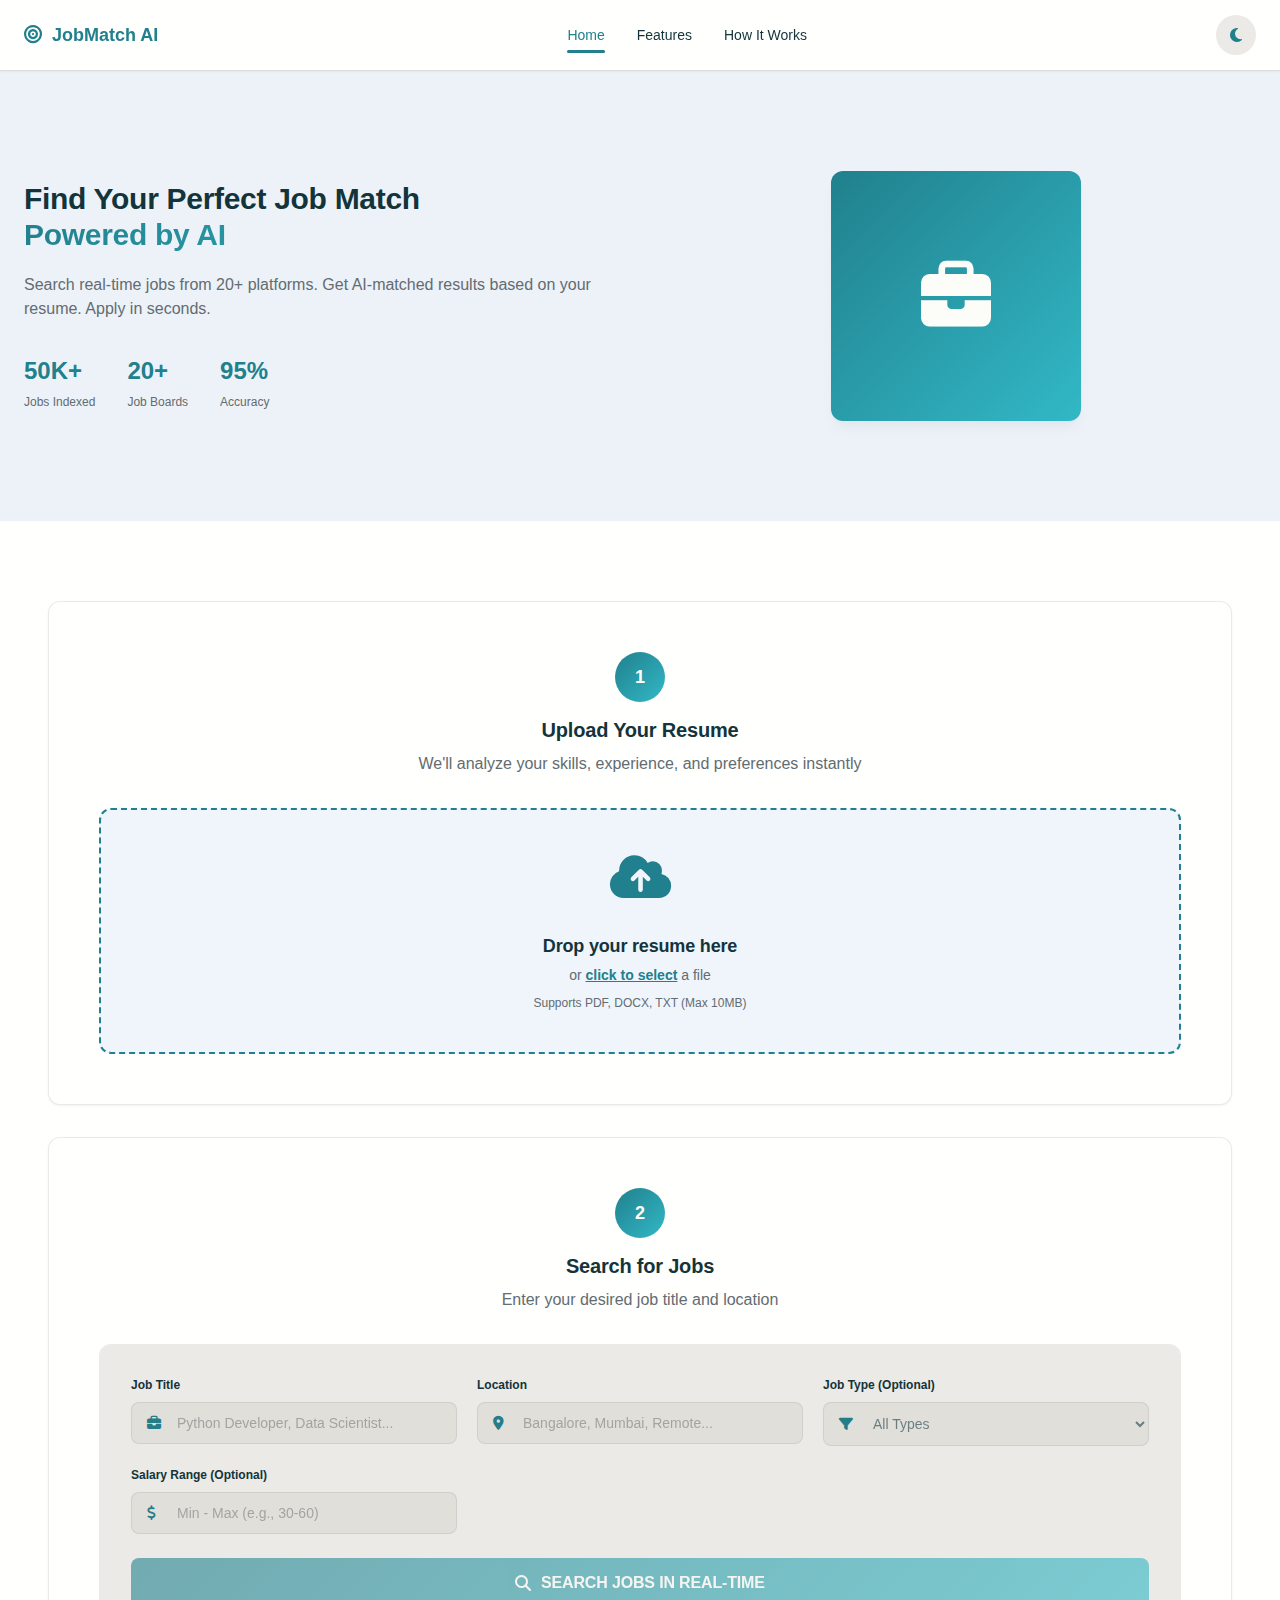
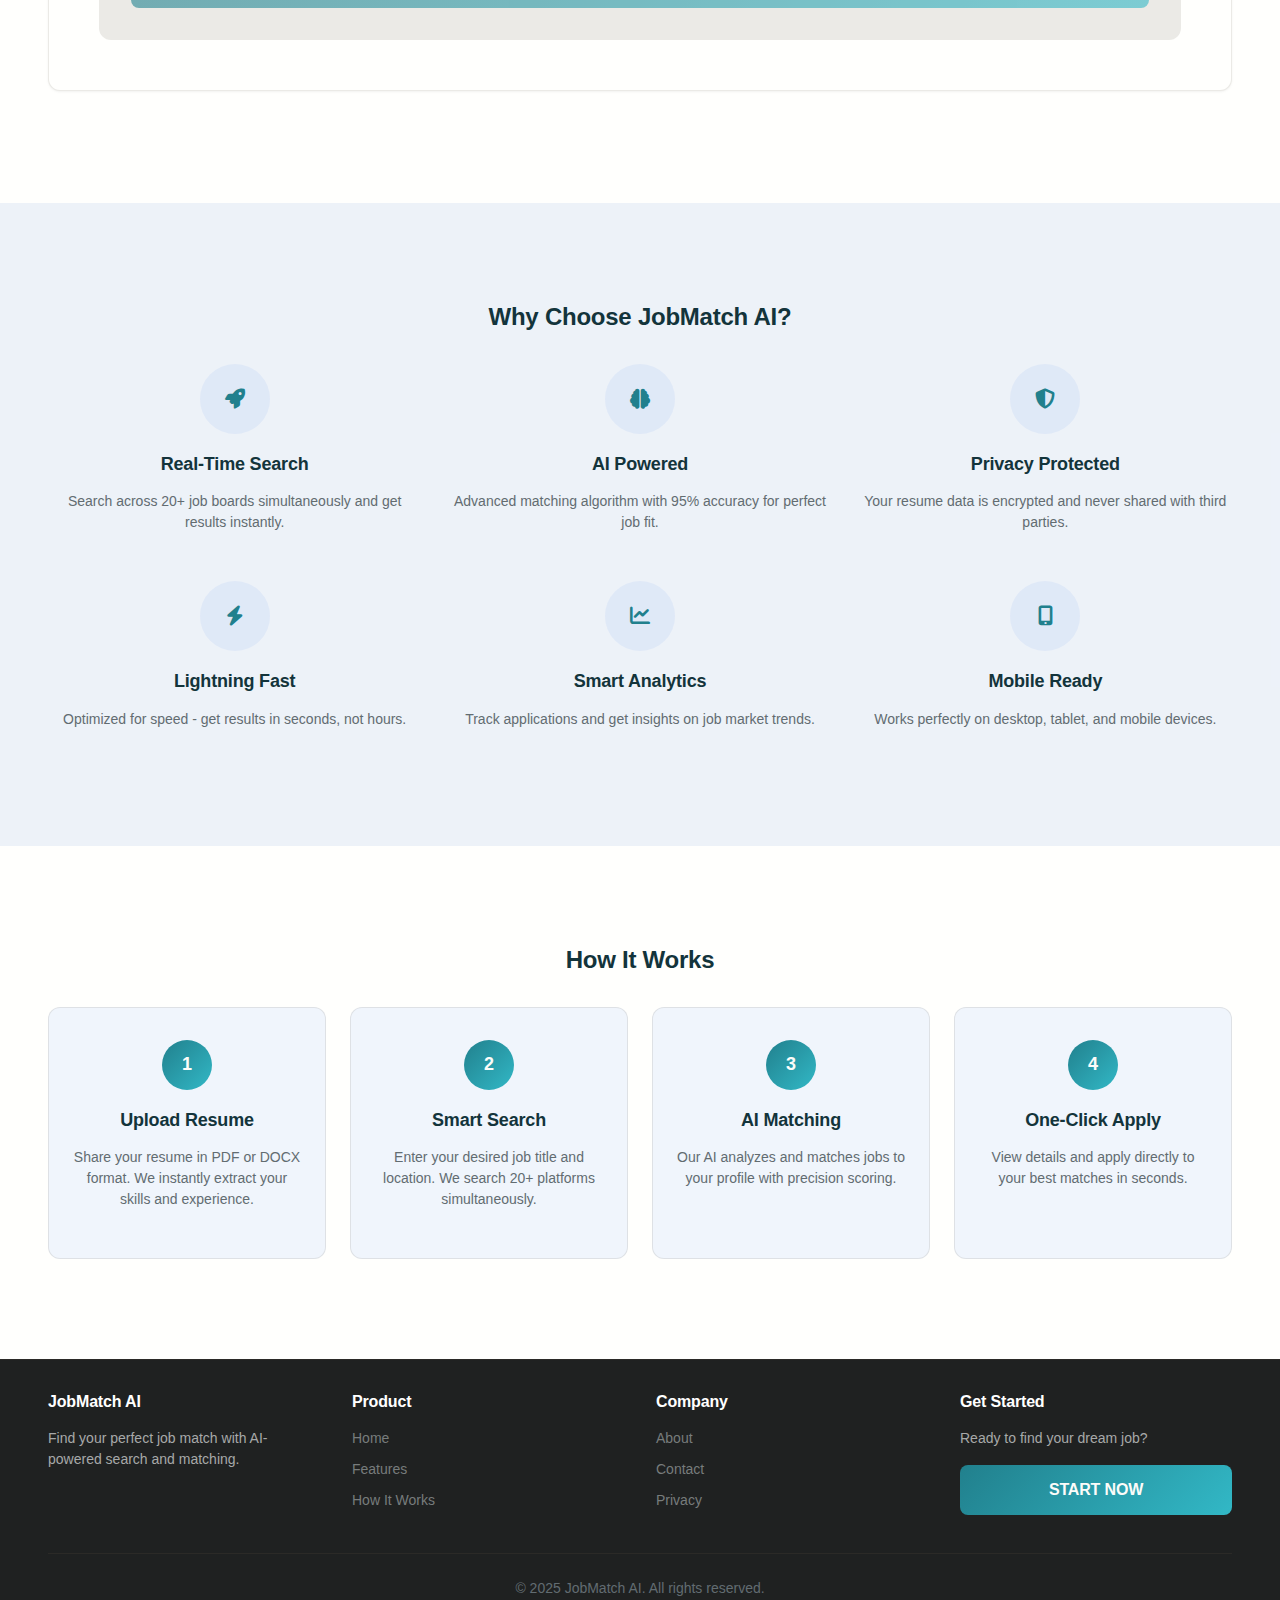
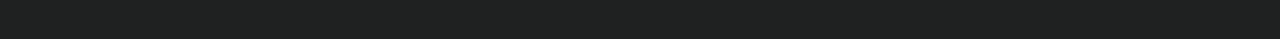
<file: index.html>
<!DOCTYPE html>
<html lang="en">
<head>
    <meta charset="UTF-8">
    <meta name="viewport" content="width=device-width, initial-scale=1.0">
    <meta name="description" content="JobMatch AI - Real-time AI-powered job search platform">
    <meta name="theme-color" content="#3b82f6">
    <title>JobMatch AI | AI-Powered Job Search & Resume Matching</title>
    <link rel="stylesheet" href="style.css">
    <link rel="stylesheet" href="https://cdnjs.cloudflare.com/ajax/libs/font-awesome/6.4.0/css/all.min.css">
</head>
<body>
    <nav class="navbar">
        <div class="navbar-container">
            <div class="navbar-brand">
                <i class="fas fa-bullseye"></i>
                <span>JobMatch AI</span>
            </div>
            <ul class="navbar-menu">
                <li><a href="#home" class="nav-link active">Home</a></li>
                <li><a href="#features" class="nav-link">Features</a></li>
                <li><a href="#how" class="nav-link">How It Works</a></li>
            </ul>
            <button class="theme-toggle" id="themeToggle">
                <i class="fas fa-moon"></i>
            </button>
        </div>
    </nav>

    <section class="hero" id="home">
        <div class="hero-container">
            <div class="hero-content">
                <h1 class="hero-title">
                    Find Your Perfect Job Match
                    <span class="gradient-text">Powered by AI</span>
                </h1>
                <p class="hero-subtitle">
                    Search real-time jobs from 20+ platforms. Get AI-matched results based on your resume. 
                    Apply in seconds.
                </p>
                <div class="hero-stats">
                    <div class="stat-card">
                        <span class="stat-number">50K+</span>
                        <span class="stat-text">Jobs Indexed</span>
                    </div>
                    <div class="stat-card">
                        <span class="stat-number">20+</span>
                        <span class="stat-text">Job Boards</span>
                    </div>
                    <div class="stat-card">
                        <span class="stat-number">95%</span>
                        <span class="stat-text">Accuracy</span>
                    </div>
                </div>
            </div>
            <div class="hero-visual">
                <div class="floating-box">
                    <i class="fas fa-briefcase"></i>
                </div>
            </div>
        </div>
    </section>

    <section class="app-section">
        <div class="container">
            <div class="step-card">
                <div class="step-header">
                    <div class="step-number">1</div>
                    <h2>Upload Your Resume</h2>
                    <p>We'll analyze your skills, experience, and preferences instantly</p>
                </div>

                <div class="upload-section">
                    <div class="upload-area" id="uploadArea">
                        <div class="upload-icon">
                            <i class="fas fa-cloud-upload-alt"></i>
                        </div>
                        <h3>Drop your resume here</h3>
                        <p>or <span class="upload-link">click to select</span> a file</p>
                        <p class="upload-hint">Supports PDF, DOCX, TXT (Max 10MB)</p>
                        <input type="file" id="resumeInput" accept=".pdf,.docx,.txt" hidden>
                    </div>

                    <div class="resume-preview" id="resumePreview" style="display: none;">
                        <div class="preview-success">
                            <i class="fas fa-check-circle"></i>
                            <h3 id="resumeFileName">resume.pdf</h3>
                        </div>
                        <div class="preview-details">
                            <div class="detail-row">
                                <label>Name:</label>
                                <span id="resumeName">-</span>
                            </div>
                            <div class="detail-row">
                                <label>Category:</label>
                                <span id="resumeCategory">-</span>
                            </div>
                            <div class="detail-row">
                                <label>Experience:</label>
                                <span id="resumeExperience">-</span>
                            </div>
                            <div class="skills-box">
                                <label>Skills Detected:</label>
                                <div class="skills-list" id="resumeSkills"></div>
                            </div>
                        </div>
                        <button class="btn-secondary" id="changeResumeBtn">Change Resume</button>
                    </div>
                </div>
            </div>

            <div class="step-card">
                <div class="step-header">
                    <div class="step-number">2</div>
                    <h2>Search for Jobs</h2>
                    <p>Enter your desired job title and location</p>
                </div>

                <div class="search-section">
                    <div class="search-grid">
                        <div class="input-group">
                            <label for="jobTitle">Job Title</label>
                            <div class="input-wrapper">
                                <i class="fas fa-briefcase"></i>
                                <input 
                                    type="text" 
                                    id="jobTitle" 
                                    placeholder="Python Developer, Data Scientist..."
                                    class="input-field"
                                    disabled
                                >
                            </div>
                        </div>

                        <div class="input-group">
                            <label for="location">Location</label>
                            <div class="input-wrapper">
                                <i class="fas fa-map-marker-alt"></i>
                                <input 
                                    type="text" 
                                    id="location" 
                                    placeholder="Bangalore, Mumbai, Remote..."
                                    class="input-field"
                                    disabled
                                >
                            </div>
                        </div>

                        <div class="input-group">
                            <label for="jobType">Job Type (Optional)</label>
                            <div class="input-wrapper">
                                <i class="fas fa-filter"></i>
                                <select id="jobType" class="input-field" disabled>
                                    <option value="">All Types</option>
                                    <option value="fulltime">Full-time</option>
                                    <option value="parttime">Part-time</option>
                                    <option value="contract">Contract</option>
                                    <option value="remote">Remote</option>
                                    <option value="internship">Internship</option>
                                </select>
                            </div>
                        </div>

                        <div class="input-group">
                            <label for="salaryMin">Salary Range (Optional)</label>
                            <div class="input-wrapper">
                                <i class="fas fa-dollar-sign"></i>
                                <input 
                                    type="text" 
                                    id="salaryMin" 
                                    placeholder="Min - Max (e.g., 30-60)"
                                    class="input-field"
                                    disabled
                                >
                            </div>
                        </div>
                    </div>

                    <button id="searchBtn" class="btn-primary" disabled>
                        <i class="fas fa-search"></i>
                        <span>Search Jobs in Real-Time</span>
                        <span class="spinner" id="searchSpinner" style="display: none;">
                            <i class="fas fa-spinner fa-spin"></i>
                        </span>
                    </button>
                </div>
            </div>

            <div class="step-card" id="resultsCard" style="display: none;">
                <div class="step-header">
                    <div class="step-number">3</div>
                    <h2>Your Matches</h2>
                    <p>AI-ranked results based on your resume</p>
                </div>

                <div class="results-section">
                    <div class="results-toolbar">
                        <div class="filter-group">
                            <span class="filter-label">Filter by Match:</span>
                            <div class="filter-buttons">
                                <button class="filter-btn active" data-filter="all">
                                    <i class="fas fa-list"></i> All
                                    <span class="count" data-count="all">0</span>
                                </button>
                                <button class="filter-btn" data-filter="90">
                                    <i class="fas fa-star"></i> 90%+
                                    <span class="count" data-count="90">0</span>
                                </button>
                                <button class="filter-btn" data-filter="80">
                                    <i class="fas fa-star-half"></i> 80%+
                                    <span class="count" data-count="80">0</span>
                                </button>
                                <button class="filter-btn" data-filter="60">
                                    <i class="fas fa-thumbs-up"></i> 60%+
                                    <span class="count" data-count="60">0</span>
                                </button>
                            </div>
                        </div>

                        <div class="sort-group">
                            <select id="sortBy" class="input-field">
                                <option value="match">Sort by Match %</option>
                                <option value="recent">Sort by Recent</option>
                                <option value="salary">Sort by Salary</option>
                                <option value="company">Sort by Company</option>
                            </select>
                        </div>
                    </div>

                    <div class="jobs-container" id="jobsContainer">
                        <div class="loading">
                            <i class="fas fa-spinner fa-spin"></i>
                            <p>Searching across 20+ job boards...</p>
                        </div>
                    </div>

                    <div class="empty-state" id="emptyState" style="display: none;">
                        <i class="fas fa-search"></i>
                        <h3>No jobs found</h3>
                        <p>Try adjusting your search criteria</p>
                    </div>
                </div>
            </div>
        </div>
    </section>

    <section class="features-section" id="features">
        <div class="container">
            <h2 class="section-title">Why Choose JobMatch AI?</h2>
            <div class="features-grid">
                <div class="feature-item">
                    <div class="feature-icon"><i class="fas fa-rocket"></i></div>
                    <h3>Real-Time Search</h3>
                    <p>Search across 20+ job boards simultaneously and get results instantly.</p>
                </div>
                <div class="feature-item">
                    <div class="feature-icon"><i class="fas fa-brain"></i></div>
                    <h3>AI Powered</h3>
                    <p>Advanced matching algorithm with 95% accuracy for perfect job fit.</p>
                </div>
                <div class="feature-item">
                    <div class="feature-icon"><i class="fas fa-shield-alt"></i></div>
                    <h3>Privacy Protected</h3>
                    <p>Your resume data is encrypted and never shared with third parties.</p>
                </div>
                <div class="feature-item">
                    <div class="feature-icon"><i class="fas fa-bolt"></i></div>
                    <h3>Lightning Fast</h3>
                    <p>Optimized for speed - get results in seconds, not hours.</p>
                </div>
                <div class="feature-item">
                    <div class="feature-icon"><i class="fas fa-chart-line"></i></div>
                    <h3>Smart Analytics</h3>
                    <p>Track applications and get insights on job market trends.</p>
                </div>
                <div class="feature-item">
                    <div class="feature-icon"><i class="fas fa-mobile-alt"></i></div>
                    <h3>Mobile Ready</h3>
                    <p>Works perfectly on desktop, tablet, and mobile devices.</p>
                </div>
            </div>
        </div>
    </section>

    <section class="how-section" id="how">
        <div class="container">
            <h2 class="section-title">How It Works</h2>
            <div class="steps-grid">
                <div class="how-card">
                    <div class="how-number">1</div>
                    <h3>Upload Resume</h3>
                    <p>Share your resume in PDF or DOCX format. We instantly extract your skills and experience.</p>
                </div>
                <div class="how-card">
                    <div class="how-number">2</div>
                    <h3>Smart Search</h3>
                    <p>Enter your desired job title and location. We search 20+ platforms simultaneously.</p>
                </div>
                <div class="how-card">
                    <div class="how-number">3</div>
                    <h3>AI Matching</h3>
                    <p>Our AI analyzes and matches jobs to your profile with precision scoring.</p>
                </div>
                <div class="how-card">
                    <div class="how-number">4</div>
                    <h3>One-Click Apply</h3>
                    <p>View details and apply directly to your best matches in seconds.</p>
                </div>
            </div>
        </div>
    </section>

    <div class="modal" id="jobModal">
        <div class="modal-backdrop"></div>
        <div class="modal-content">
            <button class="modal-close" id="modalClose">
                <i class="fas fa-times"></i>
            </button>
            <div id="modalBody"></div>
        </div>
    </div>

    <footer class="footer">
        <div class="container">
            <div class="footer-grid">
                <div class="footer-section">
                    <h4>JobMatch AI</h4>
                    <p>Find your perfect job match with AI-powered search and matching.</p>
                </div>
                <div class="footer-section">
                    <h4>Product</h4>
                    <ul>
                        <li><a href="#home">Home</a></li>
                        <li><a href="#features">Features</a></li>
                        <li><a href="#how">How It Works</a></li>
                    </ul>
                </div>
                <div class="footer-section">
                    <h4>Company</h4>
                    <ul>
                        <li><a href="#">About</a></li>
                        <li><a href="#">Contact</a></li>
                        <li><a href="#">Privacy</a></li>
                    </ul>
                </div>
                <div class="footer-section">
                    <h4>Get Started</h4>
                    <p>Ready to find your dream job?</p>
                    <button class="btn-primary" style="width: 100%; margin-top: 10px;">Start Now</button>
                </div>
            </div>
            <div class="footer-bottom">
                <p>&copy; 2025 JobMatch AI. All rights reserved.</p>
            </div>
        </div>
    </footer>

    <script src="script.js"></script>
</body>
</html>
</file>
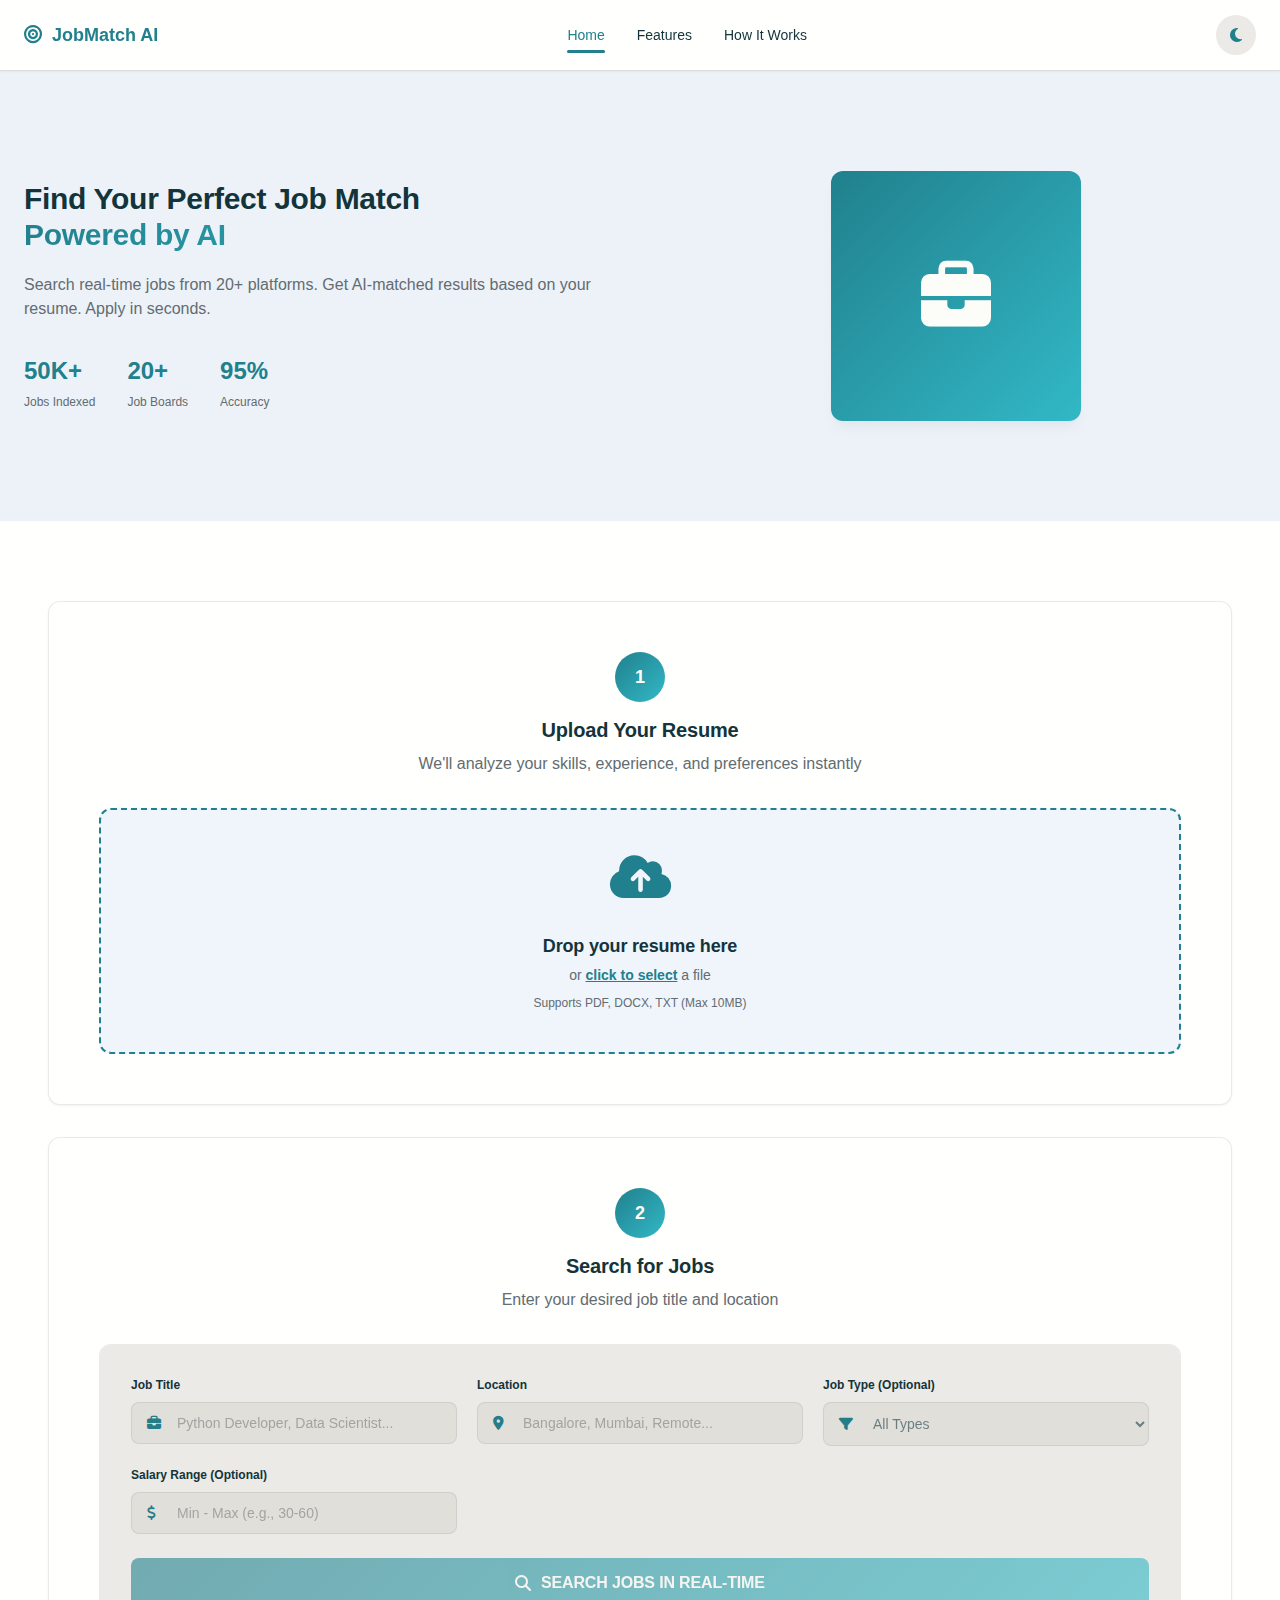
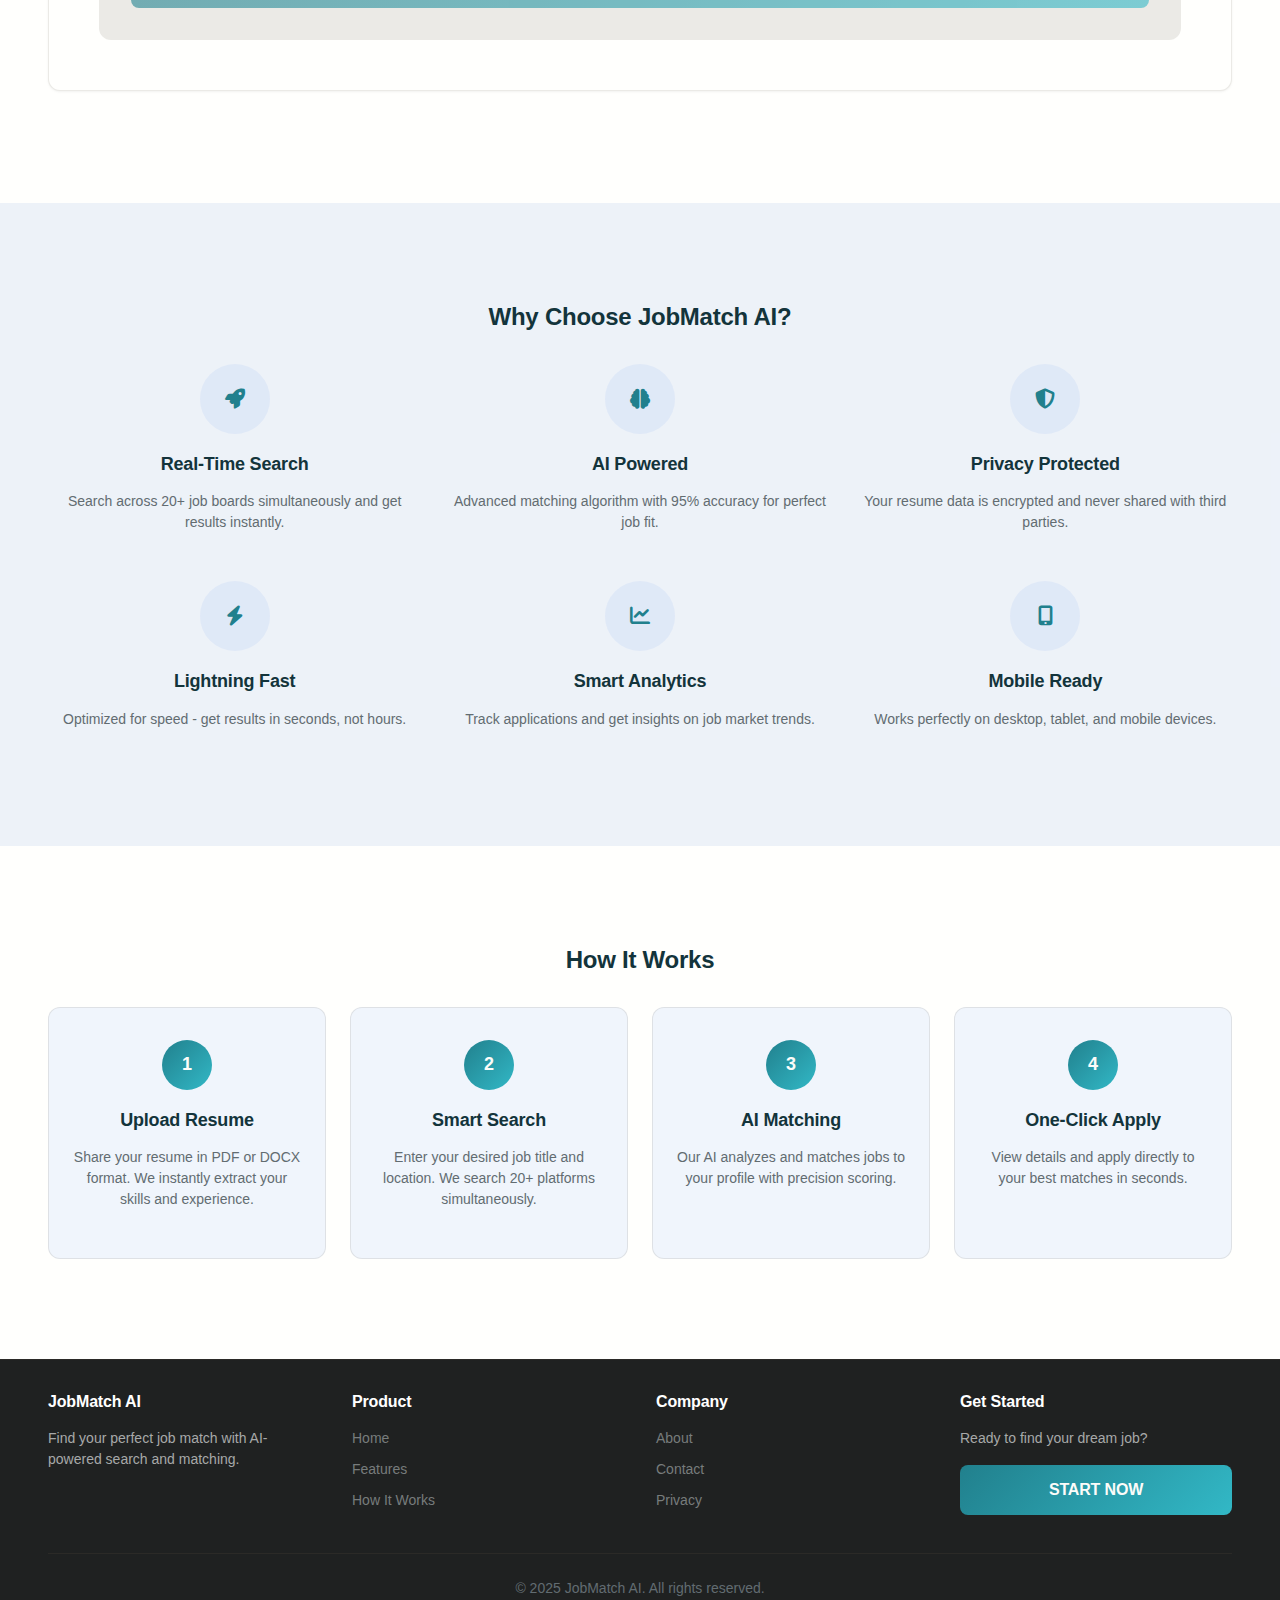
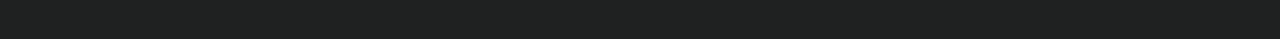
<file: index (1).html>
<!DOCTYPE html>
<html lang="en">
<head>
    <meta charset="UTF-8">
    <meta name="viewport" content="width=device-width, initial-scale=1.0">
    <meta name="description" content="JobMatch AI - Real-time AI-powered job search platform">
    <meta name="theme-color" content="#3b82f6">
    <title>JobMatch AI | AI-Powered Job Search & Resume Matching</title>
    <link rel="stylesheet" href="style.css">
    <link rel="stylesheet" href="https://cdnjs.cloudflare.com/ajax/libs/font-awesome/6.4.0/css/all.min.css">
</head>
<body>
    <nav class="navbar">
        <div class="navbar-container">
            <div class="navbar-brand">
                <i class="fas fa-bullseye"></i>
                <span>JobMatch AI</span>
            </div>
            <ul class="navbar-menu">
                <li><a href="#home" class="nav-link active">Home</a></li>
                <li><a href="#features" class="nav-link">Features</a></li>
                <li><a href="#how" class="nav-link">How It Works</a></li>
            </ul>
            <button class="theme-toggle" id="themeToggle">
                <i class="fas fa-moon"></i>
            </button>
        </div>
    </nav>

    <section class="hero" id="home">
        <div class="hero-container">
            <div class="hero-content">
                <h1 class="hero-title">
                    Find Your Perfect Job Match
                    <span class="gradient-text">Powered by AI</span>
                </h1>
                <p class="hero-subtitle">
                    Search real-time jobs from 20+ platforms. Get AI-matched results based on your resume. 
                    Apply in seconds.
                </p>
                <div class="hero-stats">
                    <div class="stat-card">
                        <span class="stat-number">50K+</span>
                        <span class="stat-text">Jobs Indexed</span>
                    </div>
                    <div class="stat-card">
                        <span class="stat-number">20+</span>
                        <span class="stat-text">Job Boards</span>
                    </div>
                    <div class="stat-card">
                        <span class="stat-number">95%</span>
                        <span class="stat-text">Accuracy</span>
                    </div>
                </div>
            </div>
            <div class="hero-visual">
                <div class="floating-box">
                    <i class="fas fa-briefcase"></i>
                </div>
            </div>
        </div>
    </section>

    <section class="app-section">
        <div class="container">
            <div class="step-card">
                <div class="step-header">
                    <div class="step-number">1</div>
                    <h2>Upload Your Resume</h2>
                    <p>We'll analyze your skills, experience, and preferences instantly</p>
                </div>

                <div class="upload-section">
                    <div class="upload-area" id="uploadArea">
                        <div class="upload-icon">
                            <i class="fas fa-cloud-upload-alt"></i>
                        </div>
                        <h3>Drop your resume here</h3>
                        <p>or <span class="upload-link">click to select</span> a file</p>
                        <p class="upload-hint">Supports PDF, DOCX, TXT (Max 10MB)</p>
                        <input type="file" id="resumeInput" accept=".pdf,.docx,.txt" hidden>
                    </div>

                    <div class="resume-preview" id="resumePreview" style="display: none;">
                        <div class="preview-success">
                            <i class="fas fa-check-circle"></i>
                            <h3 id="resumeFileName">resume.pdf</h3>
                        </div>
                        <div class="preview-details">
                            <div class="detail-row">
                                <label>Name:</label>
                                <span id="resumeName">-</span>
                            </div>
                            <div class="detail-row">
                                <label>Category:</label>
                                <span id="resumeCategory">-</span>
                            </div>
                            <div class="detail-row">
                                <label>Experience:</label>
                                <span id="resumeExperience">-</span>
                            </div>
                            <div class="skills-box">
                                <label>Skills Detected:</label>
                                <div class="skills-list" id="resumeSkills"></div>
                            </div>
                        </div>
                        <button class="btn-secondary" id="changeResumeBtn">Change Resume</button>
                    </div>
                </div>
            </div>

            <div class="step-card">
                <div class="step-header">
                    <div class="step-number">2</div>
                    <h2>Search for Jobs</h2>
                    <p>Enter your desired job title and location</p>
                </div>

                <div class="search-section">
                    <div class="search-grid">
                        <div class="input-group">
                            <label for="jobTitle">Job Title</label>
                            <div class="input-wrapper">
                                <i class="fas fa-briefcase"></i>
                                <input 
                                    type="text" 
                                    id="jobTitle" 
                                    placeholder="Python Developer, Data Scientist..."
                                    class="input-field"
                                    disabled
                                >
                            </div>
                        </div>

                        <div class="input-group">
                            <label for="location">Location</label>
                            <div class="input-wrapper">
                                <i class="fas fa-map-marker-alt"></i>
                                <input 
                                    type="text" 
                                    id="location" 
                                    placeholder="Bangalore, Mumbai, Remote..."
                                    class="input-field"
                                    disabled
                                >
                            </div>
                        </div>

                        <div class="input-group">
                            <label for="jobType">Job Type (Optional)</label>
                            <div class="input-wrapper">
                                <i class="fas fa-filter"></i>
                                <select id="jobType" class="input-field" disabled>
                                    <option value="">All Types</option>
                                    <option value="fulltime">Full-time</option>
                                    <option value="parttime">Part-time</option>
                                    <option value="contract">Contract</option>
                                    <option value="remote">Remote</option>
                                    <option value="internship">Internship</option>
                                </select>
                            </div>
                        </div>

                        <div class="input-group">
                            <label for="salaryMin">Salary Range (Optional)</label>
                            <div class="input-wrapper">
                                <i class="fas fa-dollar-sign"></i>
                                <input 
                                    type="text" 
                                    id="salaryMin" 
                                    placeholder="Min - Max (e.g., 30-60)"
                                    class="input-field"
                                    disabled
                                >
                            </div>
                        </div>
                    </div>

                    <button id="searchBtn" class="btn-primary" disabled>
                        <i class="fas fa-search"></i>
                        <span>Search Jobs in Real-Time</span>
                        <span class="spinner" id="searchSpinner" style="display: none;">
                            <i class="fas fa-spinner fa-spin"></i>
                        </span>
                    </button>
                </div>
            </div>

            <div class="step-card" id="resultsCard" style="display: none;">
                <div class="step-header">
                    <div class="step-number">3</div>
                    <h2>Your Matches</h2>
                    <p>AI-ranked results based on your resume</p>
                </div>

                <div class="results-section">
                    <div class="results-toolbar">
                        <div class="filter-group">
                            <span class="filter-label">Filter by Match:</span>
                            <div class="filter-buttons">
                                <button class="filter-btn active" data-filter="all">
                                    <i class="fas fa-list"></i> All
                                    <span class="count" data-count="all">0</span>
                                </button>
                                <button class="filter-btn" data-filter="90">
                                    <i class="fas fa-star"></i> 90%+
                                    <span class="count" data-count="90">0</span>
                                </button>
                                <button class="filter-btn" data-filter="80">
                                    <i class="fas fa-star-half"></i> 80%+
                                    <span class="count" data-count="80">0</span>
                                </button>
                                <button class="filter-btn" data-filter="60">
                                    <i class="fas fa-thumbs-up"></i> 60%+
                                    <span class="count" data-count="60">0</span>
                                </button>
                            </div>
                        </div>

                        <div class="sort-group">
                            <select id="sortBy" class="input-field">
                                <option value="match">Sort by Match %</option>
                                <option value="recent">Sort by Recent</option>
                                <option value="salary">Sort by Salary</option>
                                <option value="company">Sort by Company</option>
                            </select>
                        </div>
                    </div>

                    <div class="jobs-container" id="jobsContainer">
                        <div class="loading">
                            <i class="fas fa-spinner fa-spin"></i>
                            <p>Searching across 20+ job boards...</p>
                        </div>
                    </div>

                    <div class="empty-state" id="emptyState" style="display: none;">
                        <i class="fas fa-search"></i>
                        <h3>No jobs found</h3>
                        <p>Try adjusting your search criteria</p>
                    </div>
                </div>
            </div>
        </div>
    </section>

    <section class="features-section" id="features">
        <div class="container">
            <h2 class="section-title">Why Choose JobMatch AI?</h2>
            <div class="features-grid">
                <div class="feature-item">
                    <div class="feature-icon"><i class="fas fa-rocket"></i></div>
                    <h3>Real-Time Search</h3>
                    <p>Search across 20+ job boards simultaneously and get results instantly.</p>
                </div>
                <div class="feature-item">
                    <div class="feature-icon"><i class="fas fa-brain"></i></div>
                    <h3>AI Powered</h3>
                    <p>Advanced matching algorithm with 95% accuracy for perfect job fit.</p>
                </div>
                <div class="feature-item">
                    <div class="feature-icon"><i class="fas fa-shield-alt"></i></div>
                    <h3>Privacy Protected</h3>
                    <p>Your resume data is encrypted and never shared with third parties.</p>
                </div>
                <div class="feature-item">
                    <div class="feature-icon"><i class="fas fa-bolt"></i></div>
                    <h3>Lightning Fast</h3>
                    <p>Optimized for speed - get results in seconds, not hours.</p>
                </div>
                <div class="feature-item">
                    <div class="feature-icon"><i class="fas fa-chart-line"></i></div>
                    <h3>Smart Analytics</h3>
                    <p>Track applications and get insights on job market trends.</p>
                </div>
                <div class="feature-item">
                    <div class="feature-icon"><i class="fas fa-mobile-alt"></i></div>
                    <h3>Mobile Ready</h3>
                    <p>Works perfectly on desktop, tablet, and mobile devices.</p>
                </div>
            </div>
        </div>
    </section>

    <section class="how-section" id="how">
        <div class="container">
            <h2 class="section-title">How It Works</h2>
            <div class="steps-grid">
                <div class="how-card">
                    <div class="how-number">1</div>
                    <h3>Upload Resume</h3>
                    <p>Share your resume in PDF or DOCX format. We instantly extract your skills and experience.</p>
                </div>
                <div class="how-card">
                    <div class="how-number">2</div>
                    <h3>Smart Search</h3>
                    <p>Enter your desired job title and location. We search 20+ platforms simultaneously.</p>
                </div>
                <div class="how-card">
                    <div class="how-number">3</div>
                    <h3>AI Matching</h3>
                    <p>Our AI analyzes and matches jobs to your profile with precision scoring.</p>
                </div>
                <div class="how-card">
                    <div class="how-number">4</div>
                    <h3>One-Click Apply</h3>
                    <p>View details and apply directly to your best matches in seconds.</p>
                </div>
            </div>
        </div>
    </section>

    <div class="modal" id="jobModal">
        <div class="modal-backdrop"></div>
        <div class="modal-content">
            <button class="modal-close" id="modalClose">
                <i class="fas fa-times"></i>
            </button>
            <div id="modalBody"></div>
        </div>
    </div>

    <footer class="footer">
        <div class="container">
            <div class="footer-grid">
                <div class="footer-section">
                    <h4>JobMatch AI</h4>
                    <p>Find your perfect job match with AI-powered search and matching.</p>
                </div>
                <div class="footer-section">
                    <h4>Product</h4>
                    <ul>
                        <li><a href="#home">Home</a></li>
                        <li><a href="#features">Features</a></li>
                        <li><a href="#how">How It Works</a></li>
                    </ul>
                </div>
                <div class="footer-section">
                    <h4>Company</h4>
                    <ul>
                        <li><a href="#">About</a></li>
                        <li><a href="#">Contact</a></li>
                        <li><a href="#">Privacy</a></li>
                    </ul>
                </div>
                <div class="footer-section">
                    <h4>Get Started</h4>
                    <p>Ready to find your dream job?</p>
                    <button class="btn-primary" style="width: 100%; margin-top: 10px;">Start Now</button>
                </div>
            </div>
            <div class="footer-bottom">
                <p>&copy; 2025 JobMatch AI. All rights reserved.</p>
            </div>
        </div>
    </footer>

    <script src="script.js"></script>
</body>
</html>
</file>
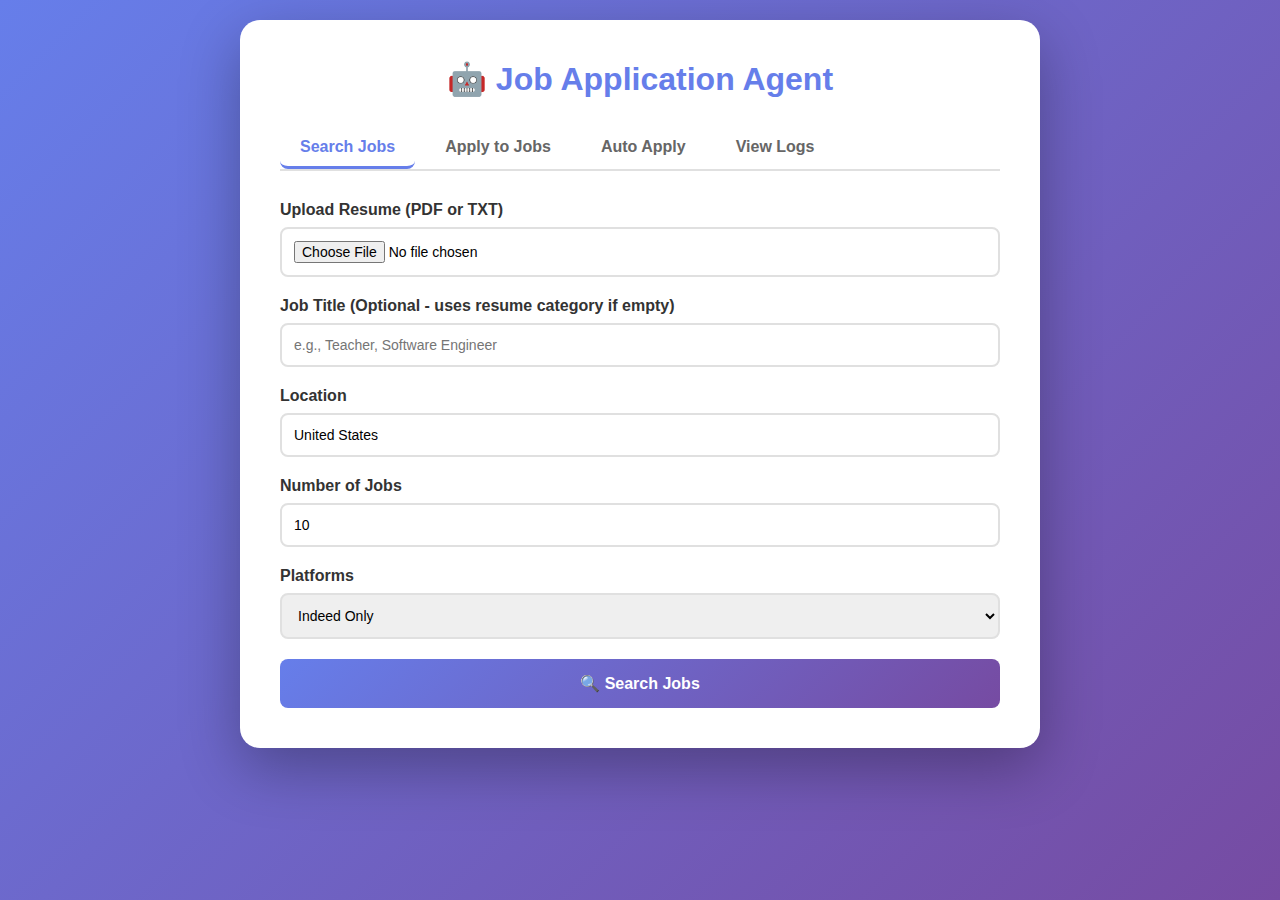
<file: resume-parser/templates/job_agent.html>
<!DOCTYPE html>
<html lang="en">
<head>
    <meta charset="UTF-8">
    <meta name="viewport" content="width=device-width, initial-scale=1.0">
    <title>Job Application Agent</title>
    <style>
        * {
            margin: 0;
            padding: 0;
            box-sizing: border-box;
        }
        
        body {
            font-family: 'Segoe UI', Tahoma, Geneva, Verdana, sans-serif;
            background: linear-gradient(135deg, #667eea 0%, #764ba2 100%);
            min-height: 100vh;
            padding: 20px;
        }
        
        .container {
            max-width: 800px;
            margin: 0 auto;
            background: white;
            border-radius: 20px;
            padding: 40px;
            box-shadow: 0 20px 60px rgba(0,0,0,0.3);
        }
        
        h1 {
            color: #667eea;
            margin-bottom: 30px;
            text-align: center;
        }
        
        .form-group {
            margin-bottom: 20px;
        }
        
        label {
            display: block;
            margin-bottom: 8px;
            color: #333;
            font-weight: 600;
        }
        
        input[type="file"],
        input[type="text"],
        input[type="number"],
        select {
            width: 100%;
            padding: 12px;
            border: 2px solid #e0e0e0;
            border-radius: 8px;
            font-size: 14px;
            transition: border-color 0.3s;
        }
        
        input:focus, select:focus {
            outline: none;
            border-color: #667eea;
        }
        
        .button-group {
            display: grid;
            grid-template-columns: 1fr 1fr 1fr;
            gap: 15px;
            margin-top: 30px;
        }
        
        button {
            padding: 15px 30px;
            border: none;
            border-radius: 8px;
            font-size: 16px;
            font-weight: 600;
            cursor: pointer;
            transition: all 0.3s;
        }
        
        .btn-primary {
            background: linear-gradient(135deg, #667eea 0%, #764ba2 100%);
            color: white;
        }
        
        .btn-primary:hover {
            transform: translateY(-2px);
            box-shadow: 0 10px 20px rgba(102, 126, 234, 0.4);
        }
        
        .btn-secondary {
            background: #f0f0f0;
            color: #333;
        }
        
        .btn-secondary:hover {
            background: #e0e0e0;
        }
        
        .results {
            margin-top: 30px;
            padding: 20px;
            background: #f8f9fa;
            border-radius: 8px;
            display: none;
        }
        
        .results.show {
            display: block;
        }
        
        .job-card {
            background: white;
            padding: 15px;
            margin-bottom: 15px;
            border-radius: 8px;
            border-left: 4px solid #667eea;
        }
        
        .job-title {
            font-weight: 600;
            color: #333;
            margin-bottom: 5px;
        }
        
        .job-company {
            color: #666;
            font-size: 14px;
        }
        
        .status {
            display: inline-block;
            padding: 4px 12px;
            border-radius: 12px;
            font-size: 12px;
            font-weight: 600;
            margin-top: 8px;
        }
        
        .status-success {
            background: #d4edda;
            color: #155724;
        }
        
        .status-failed {
            background: #f8d7da;
            color: #721c24;
        }
        
        .loading {
            text-align: center;
            padding: 20px;
            display: none;
        }
        
        .loading.show {
            display: block;
        }
        
        .spinner {
            border: 4px solid #f3f3f3;
            border-top: 4px solid #667eea;
            border-radius: 50%;
            width: 40px;
            height: 40px;
            animation: spin 1s linear infinite;
            margin: 0 auto;
        }
        
        @keyframes spin {
            0% { transform: rotate(0deg); }
            100% { transform: rotate(360deg); }
        }
        
        .nav-tabs {
            display: flex;
            gap: 10px;
            margin-bottom: 30px;
            border-bottom: 2px solid #e0e0e0;
        }
        
        .tab {
            padding: 10px 20px;
            cursor: pointer;
            border: none;
            background: none;
            font-size: 16px;
            color: #666;
            border-bottom: 3px solid transparent;
            transition: all 0.3s;
        }
        
        .tab.active {
            color: #667eea;
            border-bottom-color: #667eea;
        }
        
        .tab-content {
            display: none;
        }
        
        .tab-content.active {
            display: block;
        }
    </style>
</head>
<body>
    <div class="container">
        <h1>🤖 Job Application Agent</h1>
        
        <div class="nav-tabs">
            <button class="tab active" onclick="switchTab('search')">Search Jobs</button>
            <button class="tab" onclick="switchTab('apply')">Apply to Jobs</button>
            <button class="tab" onclick="switchTab('auto')">Auto Apply</button>
            <button class="tab" onclick="switchTab('logs')">View Logs</button>
        </div>
        
        <!-- Search Jobs Tab -->
        <div id="search-tab" class="tab-content active">
            <form id="searchForm">
                <div class="form-group">
                    <label>Upload Resume (PDF or TXT)</label>
                    <input type="file" id="searchResume" name="resume" accept=".pdf,.txt" required>
                </div>
                
                <div class="form-group">
                    <label>Job Title (Optional - uses resume category if empty)</label>
                    <input type="text" name="job_title" placeholder="e.g., Teacher, Software Engineer">
                </div>
                
                <div class="form-group">
                    <label>Location</label>
                    <input type="text" name="location" value="United States" required>
                </div>
                
                <div class="form-group">
                    <label>Number of Jobs</label>
                    <input type="number" name="num_jobs" value="10" min="1" max="50">
                </div>
                
                <div class="form-group">
                    <label>Platforms</label>
                    <select name="platforms">
                        <option value="indeed">Indeed Only</option>
                        <option value="linkedin">LinkedIn Only</option>
                        <option value="indeed,linkedin">Both</option>
                    </select>
                </div>
                
                <button type="submit" class="btn-primary" style="width: 100%;">
                    🔍 Search Jobs
                </button>
            </form>
        </div>
        
        <!-- Apply to Jobs Tab -->
        <div id="apply-tab" class="tab-content">
            <form id="applyForm">
                <div class="form-group">
                    <label>Upload Resume (PDF or TXT)</label>
                    <input type="file" id="applyResume" name="resume" accept=".pdf,.txt" required>
                </div>
                
                <div class="form-group">
                    <label>Job URLs (comma-separated)</label>
                    <textarea name="job_urls" rows="4" style="width: 100%; padding: 12px; border: 2px solid #e0e0e0; border-radius: 8px;" placeholder="https://indeed.com/job1, https://indeed.com/job2" required></textarea>
                </div>
                
                <div class="form-group">
                    <label>Location</label>
                    <input type="text" name="location" value="United States">
                </div>
                
                <div class="form-group">
                    <label>Delay Between Applications (seconds)</label>
                    <input type="number" name="delay" value="10" min="5" max="60">
                </div>
                
                <button type="submit" class="btn-primary" style="width: 100%;">
                    📝 Apply to Jobs
                </button>
            </form>
        </div>
        
        <!-- Auto Apply Tab -->
        <div id="auto-tab" class="tab-content">
            <form id="autoApplyForm">
                <div class="form-group">
                    <label>Upload Resume (PDF or TXT)</label>
                    <input type="file" id="autoResume" name="resume" accept=".pdf,.txt" required>
                </div>
                
                <div class="form-group">
                    <label>Job Title (Optional)</label>
                    <input type="text" name="job_title" placeholder="e.g., Teacher">
                </div>
                
                <div class="form-group">
                    <label>Location</label>
                    <input type="text" name="location" value="United States" required>
                </div>
                
                <div class="form-group">
                    <label>Number of Jobs to Apply</label>
                    <input type="number" name="num_jobs" value="5" min="1" max="20">
                </div>
                
                <div class="form-group">
                    <label>Platforms</label>
                    <select name="platforms">
                        <option value="indeed">Indeed Only</option>
                        <option value="linkedin">LinkedIn Only</option>
                        <option value="indeed,linkedin">Both</option>
                    </select>
                </div>
                
                <div class="form-group">
                    <label>Delay Between Applications (seconds)</label>
                    <input type="number" name="delay" value="10" min="5" max="60">
                </div>
                
                <button type="submit" class="btn-primary" style="width: 100%;">
                    🚀 Search & Apply Automatically
                </button>
            </form>
        </div>
        
        <!-- Logs Tab -->
        <div id="logs-tab" class="tab-content">
            <button onclick="loadLogs()" class="btn-secondary" style="width: 100%; margin-bottom: 20px;">
                🔄 Refresh Logs
            </button>
            <div id="logsList"></div>
        </div>
        
        <!-- Loading Spinner -->
        <div class="loading" id="loading">
            <div class="spinner"></div>
            <p style="margin-top: 15px; color: #666;">Processing... This may take a few minutes</p>
        </div>
        
        <!-- Results -->
        <div class="results" id="results"></div>
    </div>
    
    <script>
        function switchTab(tabName) {
            // Hide all tabs
            document.querySelectorAll('.tab-content').forEach(tab => {
                tab.classList.remove('active');
            });
            
            // Remove active from all tab buttons
            document.querySelectorAll('.tab').forEach(btn => {
                btn.classList.remove('active');
            });
            
            // Show selected tab
            document.getElementById(tabName + '-tab').classList.add('active');
            event.target.classList.add('active');
            
            // Clear results
            document.getElementById('results').classList.remove('show');
        }
        
        // Search Jobs Form
        document.getElementById('searchForm').addEventListener('submit', async (e) => {
            e.preventDefault();
            
            const formData = new FormData(e.target);
            
            document.getElementById('loading').classList.add('show');
            document.getElementById('results').classList.remove('show');
            
            try {
                const response = await fetch('/api/search-jobs', {
                    method: 'POST',
                    body: formData
                });
                
                const data = await response.json();
                
                if (response.ok) {
                    displaySearchResults(data);
                } else {
                    showError(data.error || 'An error occurred');
                }
            } catch (error) {
                showError('Network error: ' + error.message);
            } finally {
                document.getElementById('loading').classList.remove('show');
            }
        });
        
        // Apply Jobs Form
        document.getElementById('applyForm').addEventListener('submit', async (e) => {
            e.preventDefault();
            
            const formData = new FormData(e.target);
            
            document.getElementById('loading').classList.add('show');
            document.getElementById('results').classList.remove('show');
            
            try {
                const response = await fetch('/api/apply-jobs', {
                    method: 'POST',
                    body: formData
                });
                
                const data = await response.json();
                
                if (response.ok) {
                    displayApplicationResults(data);
                } else {
                    showError(data.error || 'An error occurred');
                }
            } catch (error) {
                showError('Network error: ' + error.message);
            } finally {
                document.getElementById('loading').classList.remove('show');
            }
        });
        
        // Auto Apply Form
        document.getElementById('autoApplyForm').addEventListener('submit', async (e) => {
            e.preventDefault();
            
            const formData = new FormData(e.target);
            
            document.getElementById('loading').classList.add('show');
            document.getElementById('results').classList.remove('show');
            
            try {
                const response = await fetch('/api/auto-apply', {
                    method: 'POST',
                    body: formData
                });
                
                const data = await response.json();
                
                if (response.ok) {
                    displayApplicationResults(data);
                } else {
                    showError(data.error || 'An error occurred');
                }
            } catch (error) {
                showError('Network error: ' + error.message);
            } finally {
                document.getElementById('loading').classList.remove('show');
            }
        });
        
        function displaySearchResults(data) {
            const resultsDiv = document.getElementById('results');
            
            let html = `
                <h3>Found ${data.jobs_found} Jobs</h3>
                <p><strong>Candidate:</strong> ${data.candidate.name}</p>
                <p><strong>Category:</strong> ${data.candidate.category}</p>
                <hr style="margin: 20px 0;">
            `;
            
            data.jobs.forEach(job => {
                html += `
                    <div class="job-card">
                        <div class="job-title">${job.title}</div>
                        <div class="job-company">${job.company} • ${job.location}</div>
                        <div style="margin-top: 8px;">
                            <a href="${job.url}" target="_blank" style="color: #667eea; text-decoration: none;">View Job →</a>
                        </div>
                    </div>
                `;
            });
            
            resultsDiv.innerHTML = html;
            resultsDiv.classList.add('show');
        }
        
        function displayApplicationResults(data) {
            const resultsDiv = document.getElementById('results');
            
            let html = `
                <h3>Application Summary</h3>
                <p><strong>Candidate:</strong> ${data.candidate.name}</p>
                <p><strong>Total Applications:</strong> ${data.total_applications}</p>
                <p><strong>Successful:</strong> ${data.successful}</p>
                <p><strong>Failed:</strong> ${data.failed}</p>
                <hr style="margin: 20px 0;">
            `;
            
            data.applications.forEach(app => {
                const statusClass = app.status.includes('ready') ? 'status-success' : 'status-failed';
                const statusText = app.status.includes('ready') ? 'Ready to Submit' : 'Failed';
                
                html += `
                    <div class="job-card">
                        <div class="job-title">${app.title}</div>
                        <div class="job-company">${app.company} • ${app.location}</div>
                        <span class="status ${statusClass}">${statusText}</span>
                    </div>
                `;
            });
            
            resultsDiv.innerHTML = html;
            resultsDiv.classList.add('show');
        }
        
        function showError(message) {
            const resultsDiv = document.getElementById('results');
            resultsDiv.innerHTML = `
                <div style="color: #721c24; background: #f8d7da; padding: 15px; border-radius: 8px;">
                    <strong>Error:</strong> ${message}
                </div>
            `;
            resultsDiv.classList.add('show');
        }
        
        async function loadLogs() {
            document.getElementById('loading').classList.add('show');
            
            try {
                const response = await fetch('/api/application-logs');
                const data = await response.json();
                
                const logsDiv = document.getElementById('logsList');
                
                if (data.logs.length === 0) {
                    logsDiv.innerHTML = '<p style="text-align: center; color: #666;">No logs found</p>';
                } else {
                    let html = '';
                    data.logs.forEach(log => {
                        html += `
                            <div class="job-card">
                                <div class="job-title">${log.candidate || 'Unknown'}</div>
                                <div class="job-company">
                                    Timestamp: ${log.timestamp}<br>
                                    Total: ${log.summary.total} | 
                                    Ready: ${log.summary.ready} | 
                                    Failed: ${log.summary.failed}
                                </div>
                                <button onclick="viewLogDetail('${log.filename}')" class="btn-secondary" style="margin-top: 10px; padding: 8px 16px;">
                                    View Details
                                </button>
                            </div>
                        `;
                    });
                    logsDiv.innerHTML = html;
                }
            } catch (error) {
                document.getElementById('logsList').innerHTML = `<p style="color: red;">Error loading logs</p>`;
            } finally {
                document.getElementById('loading').classList.remove('show');
            }
        }
        
        async function viewLogDetail(filename) {
            try {
                const response = await fetch(`/api/application-logs/${filename}`);
                const data = await response.json();
                
                alert(JSON.stringify(data, null, 2));
            } catch (error) {
                alert('Error loading log details');
            }
        }
        
        // Load logs on page load if on logs tab
        window.addEventListener('load', () => {
            if (document.getElementById('logs-tab').classList.contains('active')) {
                loadLogs();
            }
        });
    </script>
</body>
</html>
</file>
<file: style.css>
:root {
  /* Primitive Color Tokens */
  --color-white: rgba(255, 255, 255, 1);
  --color-black: rgba(0, 0, 0, 1);
  --color-cream-50: rgba(252, 252, 249, 1);
  --color-cream-100: rgba(255, 255, 253, 1);
  --color-gray-200: rgba(245, 245, 245, 1);
  --color-gray-300: rgba(167, 169, 169, 1);
  --color-gray-400: rgba(119, 124, 124, 1);
  --color-slate-500: rgba(98, 108, 113, 1);
  --color-brown-600: rgba(94, 82, 64, 1);
  --color-charcoal-700: rgba(31, 33, 33, 1);
  --color-charcoal-800: rgba(38, 40, 40, 1);
  --color-slate-900: rgba(19, 52, 59, 1);
  --color-teal-300: rgba(50, 184, 198, 1);
  --color-teal-400: rgba(45, 166, 178, 1);
  --color-teal-500: rgba(33, 128, 141, 1);
  --color-teal-600: rgba(29, 116, 128, 1);
  --color-teal-700: rgba(26, 104, 115, 1);
  --color-teal-800: rgba(41, 150, 161, 1);
  --color-red-400: rgba(255, 84, 89, 1);
  --color-red-500: rgba(192, 21, 47, 1);
  --color-orange-400: rgba(230, 129, 97, 1);
  --color-orange-500: rgba(168, 75, 47, 1);

  /* RGB versions for opacity control */
  --color-brown-600-rgb: 94, 82, 64;
  --color-teal-500-rgb: 33, 128, 141;
  --color-slate-900-rgb: 19, 52, 59;
  --color-slate-500-rgb: 98, 108, 113;
  --color-red-500-rgb: 192, 21, 47;
  --color-red-400-rgb: 255, 84, 89;
  --color-orange-500-rgb: 168, 75, 47;
  --color-orange-400-rgb: 230, 129, 97;

  /* Background color tokens (Light Mode) */
  --color-bg-1: rgba(59, 130, 246, 0.08); /* Light blue */
  --color-bg-2: rgba(245, 158, 11, 0.08); /* Light yellow */
  --color-bg-3: rgba(34, 197, 94, 0.08); /* Light green */
  --color-bg-4: rgba(239, 68, 68, 0.08); /* Light red */
  --color-bg-5: rgba(147, 51, 234, 0.08); /* Light purple */
  --color-bg-6: rgba(249, 115, 22, 0.08); /* Light orange */
  --color-bg-7: rgba(236, 72, 153, 0.08); /* Light pink */
  --color-bg-8: rgba(6, 182, 212, 0.08); /* Light cyan */

  /* Semantic Color Tokens (Light Mode) */
  --color-background: var(--color-cream-50);
  --color-surface: var(--color-cream-100);
  --color-text: var(--color-slate-900);
  --color-text-secondary: var(--color-slate-500);
  --color-primary: var(--color-teal-500);
  --color-primary-hover: var(--color-teal-600);
  --color-primary-active: var(--color-teal-700);
  --color-secondary: rgba(var(--color-brown-600-rgb), 0.12);
  --color-secondary-hover: rgba(var(--color-brown-600-rgb), 0.2);
  --color-secondary-active: rgba(var(--color-brown-600-rgb), 0.25);
  --color-border: rgba(var(--color-brown-600-rgb), 0.2);
  --color-btn-primary-text: var(--color-cream-50);
  --color-card-border: rgba(var(--color-brown-600-rgb), 0.12);
  --color-card-border-inner: rgba(var(--color-brown-600-rgb), 0.12);
  --color-error: var(--color-red-500);
  --color-success: var(--color-teal-500);
  --color-warning: var(--color-orange-500);
  --color-info: var(--color-slate-500);
  --color-focus-ring: rgba(var(--color-teal-500-rgb), 0.4);
  --color-select-caret: rgba(var(--color-slate-900-rgb), 0.8);

  /* Common style patterns */
  --focus-ring: 0 0 0 3px var(--color-focus-ring);
  --focus-outline: 2px solid var(--color-primary);
  --status-bg-opacity: 0.15;
  --status-border-opacity: 0.25;
  --select-caret-light: url("data:image/svg+xml,%3Csvg xmlns='http://www.w3.org/2000/svg' width='16' height='16' viewBox='0 0 24 24' fill='none' stroke='%23134252' stroke-width='2' stroke-linecap='round' stroke-linejoin='round'%3E%3Cpolyline points='6 9 12 15 18 9'%3E%3C/polyline%3E%3C/svg%3E");
  --select-caret-dark: url("data:image/svg+xml,%3Csvg xmlns='http://www.w3.org/2000/svg' width='16' height='16' viewBox='0 0 24 24' fill='none' stroke='%23f5f5f5' stroke-width='2' stroke-linecap='round' stroke-linejoin='round'%3E%3Cpolyline points='6 9 12 15 18 9'%3E%3C/polyline%3E%3C/svg%3E");

  /* RGB versions for opacity control */
  --color-success-rgb: 33, 128, 141;
  --color-error-rgb: 192, 21, 47;
  --color-warning-rgb: 168, 75, 47;
  --color-info-rgb: 98, 108, 113;

  /* Typography */
  --font-family-base: "FKGroteskNeue", "Geist", "Inter", -apple-system,
    BlinkMacSystemFont, "Segoe UI", Roboto, sans-serif;
  --font-family-mono: "Berkeley Mono", ui-monospace, SFMono-Regular, Menlo,
    Monaco, Consolas, monospace;
  --font-size-xs: 11px;
  --font-size-sm: 12px;
  --font-size-base: 14px;
  --font-size-md: 14px;
  --font-size-lg: 16px;
  --font-size-xl: 18px;
  --font-size-2xl: 20px;
  --font-size-3xl: 24px;
  --font-size-4xl: 30px;
  --font-weight-normal: 400;
  --font-weight-medium: 500;
  --font-weight-semibold: 550;
  --font-weight-bold: 600;
  --line-height-tight: 1.2;
  --line-height-normal: 1.5;
  --letter-spacing-tight: -0.01em;

  /* Spacing */
  --space-0: 0;
  --space-1: 1px;
  --space-2: 2px;
  --space-4: 4px;
  --space-6: 6px;
  --space-8: 8px;
  --space-10: 10px;
  --space-12: 12px;
  --space-16: 16px;
  --space-20: 20px;
  --space-24: 24px;
  --space-32: 32px;

  /* Border Radius */
  --radius-sm: 6px;
  --radius-base: 8px;
  --radius-md: 10px;
  --radius-lg: 12px;
  --radius-full: 9999px;

  /* Shadows */
  --shadow-xs: 0 1px 2px rgba(0, 0, 0, 0.02);
  --shadow-sm: 0 1px 3px rgba(0, 0, 0, 0.04), 0 1px 2px rgba(0, 0, 0, 0.02);
  --shadow-md: 0 4px 6px -1px rgba(0, 0, 0, 0.04),
    0 2px 4px -1px rgba(0, 0, 0, 0.02);
  --shadow-lg: 0 10px 15px -3px rgba(0, 0, 0, 0.04),
    0 4px 6px -2px rgba(0, 0, 0, 0.02);
  --shadow-inset-sm: inset 0 1px 0 rgba(255, 255, 255, 0.15),
    inset 0 -1px 0 rgba(0, 0, 0, 0.03);

  /* Animation */
  --duration-fast: 150ms;
  --duration-normal: 250ms;
  --ease-standard: cubic-bezier(0.16, 1, 0.3, 1);

  /* Layout */
  --container-sm: 640px;
  --container-md: 768px;
  --container-lg: 1024px;
  --container-xl: 1280px;
}

/* Dark mode colors */
@media (prefers-color-scheme: dark) {
  :root {
    /* RGB versions for opacity control (Dark Mode) */
    --color-gray-400-rgb: 119, 124, 124;
    --color-teal-300-rgb: 50, 184, 198;
    --color-gray-300-rgb: 167, 169, 169;
    --color-gray-200-rgb: 245, 245, 245;

    /* Background color tokens (Dark Mode) */
    --color-bg-1: rgba(29, 78, 216, 0.15); /* Dark blue */
    --color-bg-2: rgba(180, 83, 9, 0.15); /* Dark yellow */
    --color-bg-3: rgba(21, 128, 61, 0.15); /* Dark green */
    --color-bg-4: rgba(185, 28, 28, 0.15); /* Dark red */
    --color-bg-5: rgba(107, 33, 168, 0.15); /* Dark purple */
    --color-bg-6: rgba(194, 65, 12, 0.15); /* Dark orange */
    --color-bg-7: rgba(190, 24, 93, 0.15); /* Dark pink */
    --color-bg-8: rgba(8, 145, 178, 0.15); /* Dark cyan */

    /* Semantic Color Tokens (Dark Mode) */
    --color-background: var(--color-charcoal-700);
    --color-surface: var(--color-charcoal-800);
    --color-text: var(--color-gray-200);
    --color-text-secondary: rgba(var(--color-gray-300-rgb), 0.7);
    --color-primary: var(--color-teal-300);
    --color-primary-hover: var(--color-teal-400);
    --color-primary-active: var(--color-teal-800);
    --color-secondary: rgba(var(--color-gray-400-rgb), 0.15);
    --color-secondary-hover: rgba(var(--color-gray-400-rgb), 0.25);
    --color-secondary-active: rgba(var(--color-gray-400-rgb), 0.3);
    --color-border: rgba(var(--color-gray-400-rgb), 0.3);
    --color-error: var(--color-red-400);
    --color-success: var(--color-teal-300);
    --color-warning: var(--color-orange-400);
    --color-info: var(--color-gray-300);
    --color-focus-ring: rgba(var(--color-teal-300-rgb), 0.4);
    --color-btn-primary-text: var(--color-slate-900);
    --color-card-border: rgba(var(--color-gray-400-rgb), 0.2);
    --color-card-border-inner: rgba(var(--color-gray-400-rgb), 0.15);
    --shadow-inset-sm: inset 0 1px 0 rgba(255, 255, 255, 0.1),
      inset 0 -1px 0 rgba(0, 0, 0, 0.15);
    --button-border-secondary: rgba(var(--color-gray-400-rgb), 0.2);
    --color-border-secondary: rgba(var(--color-gray-400-rgb), 0.2);
    --color-select-caret: rgba(var(--color-gray-200-rgb), 0.8);

    /* Common style patterns - updated for dark mode */
    --focus-ring: 0 0 0 3px var(--color-focus-ring);
    --focus-outline: 2px solid var(--color-primary);
    --status-bg-opacity: 0.15;
    --status-border-opacity: 0.25;
    --select-caret-light: url("data:image/svg+xml,%3Csvg xmlns='http://www.w3.org/2000/svg' width='16' height='16' viewBox='0 0 24 24' fill='none' stroke='%23134252' stroke-width='2' stroke-linecap='round' stroke-linejoin='round'%3E%3Cpolyline points='6 9 12 15 18 9'%3E%3C/polyline%3E%3C/svg%3E");
    --select-caret-dark: url("data:image/svg+xml,%3Csvg xmlns='http://www.w3.org/2000/svg' width='16' height='16' viewBox='0 0 24 24' fill='none' stroke='%23f5f5f5' stroke-width='2' stroke-linecap='round' stroke-linejoin='round'%3E%3Cpolyline points='6 9 12 15 18 9'%3E%3C/polyline%3E%3C/svg%3E");

    /* RGB versions for dark mode */
    --color-success-rgb: var(--color-teal-300-rgb);
    --color-error-rgb: var(--color-red-400-rgb);
    --color-warning-rgb: var(--color-orange-400-rgb);
    --color-info-rgb: var(--color-gray-300-rgb);
  }
}

/* Data attribute for manual theme switching */
[data-color-scheme="dark"] {
  /* RGB versions for opacity control (dark mode) */
  --color-gray-400-rgb: 119, 124, 124;
  --color-teal-300-rgb: 50, 184, 198;
  --color-gray-300-rgb: 167, 169, 169;
  --color-gray-200-rgb: 245, 245, 245;

  /* Colorful background palette - Dark Mode */
  --color-bg-1: rgba(29, 78, 216, 0.15); /* Dark blue */
  --color-bg-2: rgba(180, 83, 9, 0.15); /* Dark yellow */
  --color-bg-3: rgba(21, 128, 61, 0.15); /* Dark green */
  --color-bg-4: rgba(185, 28, 28, 0.15); /* Dark red */
  --color-bg-5: rgba(107, 33, 168, 0.15); /* Dark purple */
  --color-bg-6: rgba(194, 65, 12, 0.15); /* Dark orange */
  --color-bg-7: rgba(190, 24, 93, 0.15); /* Dark pink */
  --color-bg-8: rgba(8, 145, 178, 0.15); /* Dark cyan */

  /* Semantic Color Tokens (Dark Mode) */
  --color-background: var(--color-charcoal-700);
  --color-surface: var(--color-charcoal-800);
  --color-text: var(--color-gray-200);
  --color-text-secondary: rgba(var(--color-gray-300-rgb), 0.7);
  --color-primary: var(--color-teal-300);
  --color-primary-hover: var(--color-teal-400);
  --color-primary-active: var(--color-teal-800);
  --color-secondary: rgba(var(--color-gray-400-rgb), 0.15);
  --color-secondary-hover: rgba(var(--color-gray-400-rgb), 0.25);
  --color-secondary-active: rgba(var(--color-gray-400-rgb), 0.3);
  --color-border: rgba(var(--color-gray-400-rgb), 0.3);
  --color-error: var(--color-red-400);
  --color-success: var(--color-teal-300);
  --color-warning: var(--color-orange-400);
  --color-info: var(--color-gray-300);
  --color-focus-ring: rgba(var(--color-teal-300-rgb), 0.4);
  --color-btn-primary-text: var(--color-slate-900);
  --color-card-border: rgba(var(--color-gray-400-rgb), 0.15);
  --color-card-border-inner: rgba(var(--color-gray-400-rgb), 0.15);
  --shadow-inset-sm: inset 0 1px 0 rgba(255, 255, 255, 0.1),
    inset 0 -1px 0 rgba(0, 0, 0, 0.15);
  --color-border-secondary: rgba(var(--color-gray-400-rgb), 0.2);
  --color-select-caret: rgba(var(--color-gray-200-rgb), 0.8);

  /* Common style patterns - updated for dark mode */
  --focus-ring: 0 0 0 3px var(--color-focus-ring);
  --focus-outline: 2px solid var(--color-primary);
  --status-bg-opacity: 0.15;
  --status-border-opacity: 0.25;
  --select-caret-light: url("data:image/svg+xml,%3Csvg xmlns='http://www.w3.org/2000/svg' width='16' height='16' viewBox='0 0 24 24' fill='none' stroke='%23134252' stroke-width='2' stroke-linecap='round' stroke-linejoin='round'%3E%3Cpolyline points='6 9 12 15 18 9'%3E%3C/polyline%3E%3C/svg%3E");
  --select-caret-dark: url("data:image/svg+xml,%3Csvg xmlns='http://www.w3.org/2000/svg' width='16' height='16' viewBox='0 0 24 24' fill='none' stroke='%23f5f5f5' stroke-width='2' stroke-linecap='round' stroke-linejoin='round'%3E%3Cpolyline points='6 9 12 15 18 9'%3E%3C/polyline%3E%3C/svg%3E");

  /* RGB versions for dark mode */
  --color-success-rgb: var(--color-teal-300-rgb);
  --color-error-rgb: var(--color-red-400-rgb);
  --color-warning-rgb: var(--color-orange-400-rgb);
  --color-info-rgb: var(--color-gray-300-rgb);
}

[data-color-scheme="light"] {
  /* RGB versions for opacity control (light mode) */
  --color-brown-600-rgb: 94, 82, 64;
  --color-teal-500-rgb: 33, 128, 141;
  --color-slate-900-rgb: 19, 52, 59;

  /* Semantic Color Tokens (Light Mode) */
  --color-background: var(--color-cream-50);
  --color-surface: var(--color-cream-100);
  --color-text: var(--color-slate-900);
  --color-text-secondary: var(--color-slate-500);
  --color-primary: var(--color-teal-500);
  --color-primary-hover: var(--color-teal-600);
  --color-primary-active: var(--color-teal-700);
  --color-secondary: rgba(var(--color-brown-600-rgb), 0.12);
  --color-secondary-hover: rgba(var(--color-brown-600-rgb), 0.2);
  --color-secondary-active: rgba(var(--color-brown-600-rgb), 0.25);
  --color-border: rgba(var(--color-brown-600-rgb), 0.2);
  --color-btn-primary-text: var(--color-cream-50);
  --color-card-border: rgba(var(--color-brown-600-rgb), 0.12);
  --color-card-border-inner: rgba(var(--color-brown-600-rgb), 0.12);
  --color-error: var(--color-red-500);
  --color-success: var(--color-teal-500);
  --color-warning: var(--color-orange-500);
  --color-info: var(--color-slate-500);
  --color-focus-ring: rgba(var(--color-teal-500-rgb), 0.4);

  /* RGB versions for light mode */
  --color-success-rgb: var(--color-teal-500-rgb);
  --color-error-rgb: var(--color-red-500-rgb);
  --color-warning-rgb: var(--color-orange-500-rgb);
  --color-info-rgb: var(--color-slate-500-rgb);
}

/* Base styles */
html {
  font-size: var(--font-size-base);
  font-family: var(--font-family-base);
  line-height: var(--line-height-normal);
  color: var(--color-text);
  background-color: var(--color-background);
  -webkit-font-smoothing: antialiased;
  box-sizing: border-box;
}

body {
  margin: 0;
  padding: 0;
}

*,
*::before,
*::after {
  box-sizing: inherit;
}

/* Typography */
h1,
h2,
h3,
h4,
h5,
h6 {
  margin: 0;
  font-weight: var(--font-weight-semibold);
  line-height: var(--line-height-tight);
  color: var(--color-text);
  letter-spacing: var(--letter-spacing-tight);
}

h1 {
  font-size: var(--font-size-4xl);
}
h2 {
  font-size: var(--font-size-3xl);
}
h3 {
  font-size: var(--font-size-2xl);
}
h4 {
  font-size: var(--font-size-xl);
}
h5 {
  font-size: var(--font-size-lg);
}
h6 {
  font-size: var(--font-size-md);
}

p {
  margin: 0 0 var(--space-16) 0;
}

a {
  color: var(--color-primary);
  text-decoration: none;
  transition: color var(--duration-fast) var(--ease-standard);
}

a:hover {
  color: var(--color-primary-hover);
}

code,
pre {
  font-family: var(--font-family-mono);
  font-size: calc(var(--font-size-base) * 0.95);
  background-color: var(--color-secondary);
  border-radius: var(--radius-sm);
}

code {
  padding: var(--space-1) var(--space-4);
}

pre {
  padding: var(--space-16);
  margin: var(--space-16) 0;
  overflow: auto;
  border: 1px solid var(--color-border);
}

pre code {
  background: none;
  padding: 0;
}

/* Buttons */
.btn {
  display: inline-flex;
  align-items: center;
  justify-content: center;
  padding: var(--space-8) var(--space-16);
  border-radius: var(--radius-base);
  font-size: var(--font-size-base);
  font-weight: 500;
  line-height: 1.5;
  cursor: pointer;
  transition: all var(--duration-normal) var(--ease-standard);
  border: none;
  text-decoration: none;
  position: relative;
}

.btn:focus-visible {
  outline: none;
  box-shadow: var(--focus-ring);
}

.btn--primary {
  background: var(--color-primary);
  color: var(--color-btn-primary-text);
}

.btn--primary:hover {
  background: var(--color-primary-hover);
}

.btn--primary:active {
  background: var(--color-primary-active);
}

.btn--secondary {
  background: var(--color-secondary);
  color: var(--color-text);
}

.btn--secondary:hover {
  background: var(--color-secondary-hover);
}

.btn--secondary:active {
  background: var(--color-secondary-active);
}

.btn--outline {
  background: transparent;
  border: 1px solid var(--color-border);
  color: var(--color-text);
}

.btn--outline:hover {
  background: var(--color-secondary);
}

.btn--sm {
  padding: var(--space-4) var(--space-12);
  font-size: var(--font-size-sm);
  border-radius: var(--radius-sm);
}

.btn--lg {
  padding: var(--space-10) var(--space-20);
  font-size: var(--font-size-lg);
  border-radius: var(--radius-md);
}

.btn--full-width {
  width: 100%;
}

.btn:disabled {
  opacity: 0.5;
  cursor: not-allowed;
}

/* Form elements */
.form-control {
  display: block;
  width: 100%;
  padding: var(--space-8) var(--space-12);
  font-size: var(--font-size-md);
  line-height: 1.5;
  color: var(--color-text);
  background-color: var(--color-surface);
  border: 1px solid var(--color-border);
  border-radius: var(--radius-base);
  transition: border-color var(--duration-fast) var(--ease-standard),
    box-shadow var(--duration-fast) var(--ease-standard);
}

textarea.form-control {
  font-family: var(--font-family-base);
  font-size: var(--font-size-base);
}

select.form-control {
  padding: var(--space-8) var(--space-12);
  -webkit-appearance: none;
  -moz-appearance: none;
  appearance: none;
  background-image: var(--select-caret-light);
  background-repeat: no-repeat;
  background-position: right var(--space-12) center;
  background-size: 16px;
  padding-right: var(--space-32);
}

/* Add a dark mode specific caret */
@media (prefers-color-scheme: dark) {
  select.form-control {
    background-image: var(--select-caret-dark);
  }
}

/* Also handle data-color-scheme */
[data-color-scheme="dark"] select.form-control {
  background-image: var(--select-caret-dark);
}

[data-color-scheme="light"] select.form-control {
  background-image: var(--select-caret-light);
}

.form-control:focus {
  border-color: var(--color-primary);
  outline: var(--focus-outline);
}

.form-label {
  display: block;
  margin-bottom: var(--space-8);
  font-weight: var(--font-weight-medium);
  font-size: var(--font-size-sm);
}

.form-group {
  margin-bottom: var(--space-16);
}

/* Card component */
.card {
  background-color: var(--color-surface);
  border-radius: var(--radius-lg);
  border: 1px solid var(--color-card-border);
  box-shadow: var(--shadow-sm);
  overflow: hidden;
  transition: box-shadow var(--duration-normal) var(--ease-standard);
}

.card:hover {
  box-shadow: var(--shadow-md);
}

.card__body {
  padding: var(--space-16);
}

.card__header,
.card__footer {
  padding: var(--space-16);
  border-bottom: 1px solid var(--color-card-border-inner);
}

/* Status indicators - simplified with CSS variables */
.status {
  display: inline-flex;
  align-items: center;
  padding: var(--space-6) var(--space-12);
  border-radius: var(--radius-full);
  font-weight: var(--font-weight-medium);
  font-size: var(--font-size-sm);
}

.status--success {
  background-color: rgba(
    var(--color-success-rgb, 33, 128, 141),
    var(--status-bg-opacity)
  );
  color: var(--color-success);
  border: 1px solid
    rgba(var(--color-success-rgb, 33, 128, 141), var(--status-border-opacity));
}

.status--error {
  background-color: rgba(
    var(--color-error-rgb, 192, 21, 47),
    var(--status-bg-opacity)
  );
  color: var(--color-error);
  border: 1px solid
    rgba(var(--color-error-rgb, 192, 21, 47), var(--status-border-opacity));
}

.status--warning {
  background-color: rgba(
    var(--color-warning-rgb, 168, 75, 47),
    var(--status-bg-opacity)
  );
  color: var(--color-warning);
  border: 1px solid
    rgba(var(--color-warning-rgb, 168, 75, 47), var(--status-border-opacity));
}

.status--info {
  background-color: rgba(
    var(--color-info-rgb, 98, 108, 113),
    var(--status-bg-opacity)
  );
  color: var(--color-info);
  border: 1px solid
    rgba(var(--color-info-rgb, 98, 108, 113), var(--status-border-opacity));
}

/* Container layout */
.container {
  width: 100%;
  margin-right: auto;
  margin-left: auto;
  padding-right: var(--space-16);
  padding-left: var(--space-16);
}

@media (min-width: 640px) {
  .container {
    max-width: var(--container-sm);
  }
}
@media (min-width: 768px) {
  .container {
    max-width: var(--container-md);
  }
}
@media (min-width: 1024px) {
  .container {
    max-width: var(--container-lg);
  }
}
@media (min-width: 1280px) {
  .container {
    max-width: var(--container-xl);
  }
}

/* Utility classes */
.flex {
  display: flex;
}
.flex-col {
  flex-direction: column;
}
.items-center {
  align-items: center;
}
.justify-center {
  justify-content: center;
}
.justify-between {
  justify-content: space-between;
}
.gap-4 {
  gap: var(--space-4);
}
.gap-8 {
  gap: var(--space-8);
}
.gap-16 {
  gap: var(--space-16);
}

.m-0 {
  margin: 0;
}
.mt-8 {
  margin-top: var(--space-8);
}
.mb-8 {
  margin-bottom: var(--space-8);
}
.mx-8 {
  margin-left: var(--space-8);
  margin-right: var(--space-8);
}
.my-8 {
  margin-top: var(--space-8);
  margin-bottom: var(--space-8);
}

.p-0 {
  padding: 0;
}
.py-8 {
  padding-top: var(--space-8);
  padding-bottom: var(--space-8);
}
.px-8 {
  padding-left: var(--space-8);
  padding-right: var(--space-8);
}
.py-16 {
  padding-top: var(--space-16);
  padding-bottom: var(--space-16);
}
.px-16 {
  padding-left: var(--space-16);
  padding-right: var(--space-16);
}

.block {
  display: block;
}
.hidden {
  display: none;
}

/* Accessibility */
.sr-only {
  position: absolute;
  width: 1px;
  height: 1px;
  padding: 0;
  margin: -1px;
  overflow: hidden;
  clip: rect(0, 0, 0, 0);
  white-space: nowrap;
  border-width: 0;
}

:focus-visible {
  outline: var(--focus-outline);
  outline-offset: 2px;
}

/* Dark mode specifics */
[data-color-scheme="dark"] .btn--outline {
  border: 1px solid var(--color-border-secondary);
}

@font-face {
  font-family: 'FKGroteskNeue';
  src: url('https://r2cdn.perplexity.ai/fonts/FKGroteskNeue.woff2')
    format('woff2');
}

/* END PERPLEXITY DESIGN SYSTEM */
* {
    margin: 0;
    padding: 0;
    box-sizing: border-box;
}

html {
    scroll-behavior: smooth;
    font-size: var(--font-size-base);
    font-family: var(--font-family-base);
    line-height: var(--line-height-normal);
    color: var(--color-text);
    background-color: var(--color-background);
    -webkit-font-smoothing: antialiased;
}

body {
    font-family: var(--font-family-base);
    background: var(--color-background);
    color: var(--color-text);
    line-height: var(--line-height-normal);
    transition: all var(--duration-normal) var(--ease-standard);
}

.container {
    max-width: var(--container-xl);
    margin: 0 auto;
    padding: 0 var(--space-24);
}

/* Navbar */
.navbar {
    background: var(--color-surface);
    border-bottom: 1px solid var(--color-border);
    position: sticky;
    top: 0;
    z-index: 1000;
    box-shadow: var(--shadow-sm);
    transition: all var(--duration-normal) var(--ease-standard);
}

.navbar-container {
    max-width: var(--container-xl);
    margin: 0 auto;
    padding: 0 var(--space-24);
    height: 70px;
    display: flex;
    justify-content: space-between;
    align-items: center;
}

.navbar-brand {
    display: flex;
    align-items: center;
    gap: var(--space-10);
    font-size: var(--font-size-xl);
    font-weight: var(--font-weight-bold);
    color: var(--color-primary);
    text-decoration: none;
}

.navbar-menu {
    display: flex;
    gap: var(--space-32);
    list-style: none;
}

.nav-link {
    color: var(--color-text);
    text-decoration: none;
    font-weight: var(--font-weight-medium);
    transition: all var(--duration-normal) var(--ease-standard);
    position: relative;
}

.nav-link:hover,
.nav-link.active {
    color: var(--color-primary);
}

.nav-link.active::after {
    content: "";
    position: absolute;
    bottom: -10px;
    left: 0;
    right: 0;
    height: 3px;
    background: var(--color-primary);
    border-radius: var(--radius-sm);
}

.theme-toggle {
    background: var(--color-secondary);
    border: none;
    width: 40px;
    height: 40px;
    border-radius: var(--radius-full);
    cursor: pointer;
    color: var(--color-primary);
    font-size: var(--font-size-lg);
    transition: all var(--duration-normal) var(--ease-standard);
    display: flex;
    align-items: center;
    justify-content: center;
}

.theme-toggle:hover {
    background: var(--color-primary);
    color: var(--color-btn-primary-text);
    transform: scale(1.1);
}

/* Hero */
.hero {
    display: grid;
    grid-template-columns: 1fr 1fr;
    gap: var(--space-32);
    align-items: center;
    padding: 100px var(--space-24);
    background: var(--color-bg-1);
}

.hero-container {
    max-width: var(--container-xl);
    margin: 0 auto;
    display: contents;
}

.hero-content h1 {
    font-size: var(--font-size-4xl);
    line-height: var(--line-height-tight);
    margin-bottom: var(--space-20);
    color: var(--color-text);
    font-weight: var(--font-weight-bold);
    letter-spacing: var(--letter-spacing-tight);
}

.gradient-text {
    background: linear-gradient(135deg, var(--color-primary) 0%, var(--color-teal-300) 100%);
    -webkit-background-clip: text;
    -webkit-text-fill-color: transparent;
    background-clip: text;
    display: block;
}

.hero-subtitle {
    font-size: var(--font-size-lg);
    color: var(--color-text-secondary);
    margin-bottom: var(--space-32);
    line-height: var(--line-height-normal);
}

.hero-stats {
    display: flex;
    gap: var(--space-32);
}

.stat-card {
    display: flex;
    flex-direction: column;
    gap: var(--space-4);
}

.stat-number {
    font-size: var(--font-size-3xl);
    font-weight: var(--font-weight-bold);
    color: var(--color-primary);
}

.stat-text {
    font-size: var(--font-size-sm);
    color: var(--color-text-secondary);
    font-weight: var(--font-weight-medium);
}

.hero-visual {
    display: flex;
    justify-content: center;
    align-items: center;
}

.floating-box {
    width: 250px;
    height: 250px;
    background: linear-gradient(135deg, var(--color-primary) 0%, var(--color-teal-300) 100%);
    border-radius: var(--radius-lg);
    display: flex;
    align-items: center;
    justify-content: center;
    color: var(--color-btn-primary-text);
    font-size: 5em;
    box-shadow: var(--shadow-lg);
    animation: float 3s ease-in-out infinite;
}

@keyframes float {
    0%, 100% { transform: translateY(0px); }
    50% { transform: translateY(-20px); }
}

/* App Section */
.app-section {
    padding: 80px var(--space-24);
    background: var(--color-surface);
}

.step-card {
    background: var(--color-surface);
    border: 1px solid var(--color-card-border);
    border-radius: var(--radius-lg);
    padding: 50px;
    margin-bottom: var(--space-32);
    animation: fadeInUp 0.6s ease;
    box-shadow: var(--shadow-sm);
}

@keyframes fadeInUp {
    from { opacity: 0; transform: translateY(20px); }
    to { opacity: 1; transform: translateY(0); }
}

.step-header {
    text-align: center;
    margin-bottom: var(--space-32);
}

.step-number {
    width: 50px;
    height: 50px;
    background: linear-gradient(135deg, var(--color-primary) 0%, var(--color-teal-300) 100%);
    color: var(--color-btn-primary-text);
    border-radius: var(--radius-full);
    display: flex;
    align-items: center;
    justify-content: center;
    font-size: var(--font-size-xl);
    font-weight: var(--font-weight-bold);
    margin: 0 auto var(--space-16);
}

.step-header h2 {
    font-size: var(--font-size-2xl);
    margin-bottom: var(--space-10);
    color: var(--color-text);
    font-weight: var(--font-weight-semibold);
}

.step-header p {
    color: var(--color-text-secondary);
    font-size: var(--font-size-lg);
}

/* Upload */
.upload-area {
    border: 2px dashed var(--color-primary);
    border-radius: var(--radius-lg);
    padding: var(--space-32) var(--space-32);
    text-align: center;
    cursor: pointer;
    transition: all var(--duration-normal) var(--ease-standard);
    background: var(--color-bg-1);
}

.upload-area:hover {
    border-color: var(--color-primary-hover);
    background: var(--color-bg-2);
    transform: translateY(-2px);
}

.upload-icon {
    font-size: 3.5em;
    color: var(--color-primary);
    margin-bottom: var(--space-20);
    display: block;
}

.upload-area h3 {
    font-size: var(--font-size-xl);
    color: var(--color-text);
    margin-bottom: var(--space-8);
    font-weight: var(--font-weight-semibold);
}

.upload-area p {
    color: var(--color-text-secondary);
    margin: var(--space-8) 0;
}

.upload-link {
    color: var(--color-primary);
    font-weight: var(--font-weight-semibold);
    text-decoration: underline;
}

.upload-hint {
    font-size: var(--font-size-sm);
    color: var(--color-text-secondary);
    margin-top: var(--space-12);
}

/* Resume Preview */
.resume-preview {
    background: var(--color-bg-3);
    border: 1px solid var(--color-success);
    border-radius: var(--radius-lg);
    padding: var(--space-24);
    margin-top: var(--space-24);
}

.preview-success {
    display: flex;
    align-items: center;
    gap: var(--space-16);
    margin-bottom: var(--space-20);
    padding-bottom: var(--space-20);
    border-bottom: 1px solid var(--color-border);
}

.preview-success i {
    font-size: var(--font-size-2xl);
    color: var(--color-success);
}

.preview-success h3 {
    color: var(--color-text);
    flex: 1;
    font-weight: var(--font-weight-semibold);
}

.preview-details {
    margin-bottom: var(--space-20);
}

.detail-row {
    display: flex;
    justify-content: space-between;
    padding: var(--space-12) 0;
    border-bottom: 1px solid var(--color-border);
}

.detail-row label {
    font-weight: var(--font-weight-semibold);
    color: var(--color-text);
}

.detail-row span {
    color: var(--color-success);
    font-weight: var(--font-weight-semibold);
}

.skills-box {
    margin-top: var(--space-16);
}

.skills-box label {
    display: block;
    font-weight: var(--font-weight-semibold);
    color: var(--color-text);
    margin-bottom: var(--space-12);
}

.skills-list {
    display: flex;
    flex-wrap: wrap;
    gap: var(--space-8);
}

.skill-tag {
    background: linear-gradient(135deg, var(--color-primary) 0%, var(--color-teal-300) 100%);
    color: var(--color-btn-primary-text);
    padding: var(--space-6) var(--space-16);
    border-radius: var(--radius-full);
    font-size: var(--font-size-sm);
    font-weight: var(--font-weight-semibold);
}

/* Search */
.search-section {
    background: var(--color-secondary);
    border-radius: var(--radius-lg);
    padding: var(--space-32);
}

.search-grid {
    display: grid;
    grid-template-columns: repeat(auto-fit, minmax(280px, 1fr));
    gap: var(--space-20);
    margin-bottom: var(--space-24);
}

.input-group {
    display: flex;
    flex-direction: column;
    gap: var(--space-8);
}

.input-group label {
    font-weight: var(--font-weight-semibold);
    color: var(--color-text);
    font-size: var(--font-size-sm);
}

.input-wrapper {
    position: relative;
    display: flex;
    align-items: center;
}

.input-wrapper i {
    position: absolute;
    left: var(--space-16);
    color: var(--color-primary);
    pointer-events: none;
}

.input-field {
    width: 100%;
    padding: var(--space-12) var(--space-16) var(--space-12) 45px;
    border: 1px solid var(--color-border);
    border-radius: var(--radius-base);
    font-size: var(--font-size-base);
    background: var(--color-surface);
    color: var(--color-text);
    transition: all var(--duration-normal) var(--ease-standard);
    font-family: var(--font-family-base);
}

.input-field:focus {
    outline: none;
    border-color: var(--color-primary);
    box-shadow: var(--focus-ring);
}

.input-field:disabled {
    background: var(--color-secondary);
    cursor: not-allowed;
    opacity: 0.6;
}

/* Buttons */
.btn-primary {
    width: 100%;
    padding: var(--space-16) var(--space-24);
    background: linear-gradient(135deg, var(--color-primary) 0%, var(--color-teal-300) 100%);
    color: var(--color-btn-primary-text);
    border: none;
    border-radius: var(--radius-base);
    font-size: var(--font-size-lg);
    font-weight: var(--font-weight-semibold);
    cursor: pointer;
    transition: all var(--duration-normal) var(--ease-standard);
    display: flex;
    align-items: center;
    justify-content: center;
    gap: var(--space-10);
    text-transform: uppercase;
    letter-spacing: var(--letter-spacing-tight);
    font-family: var(--font-family-base);
}

.btn-primary:hover:not(:disabled) {
    transform: translateY(-2px);
    box-shadow: var(--shadow-lg);
}

.btn-primary:focus-visible {
    outline: none;
    box-shadow: var(--focus-ring);
}

.btn-primary:disabled {
    opacity: 0.6;
    cursor: not-allowed;
}

.btn-secondary {
    padding: var(--space-10) var(--space-20);
    background: var(--color-secondary);
    color: var(--color-text);
    border: none;
    border-radius: var(--radius-base);
    cursor: pointer;
    font-weight: var(--font-weight-semibold);
    transition: all var(--duration-normal) var(--ease-standard);
    font-family: var(--font-family-base);
}

.btn-secondary:hover {
    background: var(--color-primary);
    color: var(--color-btn-primary-text);
}

.spinner {
    animation: spin 1s linear infinite;
}

@keyframes spin {
    to { transform: rotate(360deg); }
}

/* Results */
.results-toolbar {
    display: flex;
    justify-content: space-between;
    align-items: center;
    gap: var(--space-20);
    margin-bottom: var(--space-24);
    padding: var(--space-20);
    background: var(--color-secondary);
    border-radius: var(--radius-lg);
    flex-wrap: wrap;
}

.filter-label {
    font-weight: var(--font-weight-semibold);
    color: var(--color-text);
}

.filter-buttons {
    display: flex;
    gap: var(--space-10);
    flex-wrap: wrap;
}

.filter-btn {
    padding: var(--space-8) var(--space-16);
    background: var(--color-surface);
    border: 1px solid var(--color-border);
    border-radius: var(--radius-full);
    cursor: pointer;
    font-size: var(--font-size-sm);
    font-weight: var(--font-weight-semibold);
    color: var(--color-text);
    transition: all var(--duration-normal) var(--ease-standard);
    display: flex;
    align-items: center;
    gap: var(--space-6);
}

.filter-btn:hover {
    border-color: var(--color-primary);
    color: var(--color-primary);
}

.filter-btn.active {
    background: var(--color-primary);
    border-color: var(--color-primary);
    color: var(--color-btn-primary-text);
}

.count {
    background: rgba(0, 0, 0, 0.1);
    padding: var(--space-2) var(--space-8);
    border-radius: var(--radius-sm);
    font-size: var(--font-size-xs);
}

.sort-group {
    display: flex;
    align-items: center;
    gap: var(--space-10);
}

/* Jobs */
.jobs-container {
    display: grid;
    gap: var(--space-16);
}

.loading {
    text-align: center;
    padding: var(--space-32) var(--space-20);
}

.loading i {
    font-size: var(--font-size-3xl);
    color: var(--color-primary);
    margin-bottom: var(--space-16);
    display: block;
}

.loading p {
    font-size: var(--font-size-lg);
    color: var(--color-text-secondary);
}

.job-card {
    background: var(--color-surface);
    border: 1px solid var(--color-card-border);
    border-radius: var(--radius-lg);
    padding: var(--space-24);
    display: grid;
    grid-template-columns: 1fr auto;
    gap: var(--space-20);
    cursor: pointer;
    transition: all var(--duration-normal) var(--ease-standard);
    align-items: center;
    box-shadow: var(--shadow-sm);
}

.job-card:hover {
    border-color: var(--color-primary);
    box-shadow: var(--shadow-md);
    transform: translateY(-2px);
}

.job-info h3 {
    font-size: var(--font-size-lg);
    font-weight: var(--font-weight-bold);
    color: var(--color-text);
    margin-bottom: var(--space-8);
}

.job-company {
    color: var(--color-primary);
    font-weight: var(--font-weight-semibold);
    margin-bottom: var(--space-10);
}

.job-meta {
    display: flex;
    gap: var(--space-20);
    font-size: var(--font-size-sm);
    color: var(--color-text-secondary);
    flex-wrap: wrap;
}

.job-meta span {
    display: flex;
    align-items: center;
    gap: var(--space-6);
}

.match-score {
    text-align: center;
    display: flex;
    flex-direction: column;
    gap: var(--space-8);
    align-items: center;
    min-width: 100px;
}

.match-percentage {
    font-size: var(--font-size-3xl);
    font-weight: var(--font-weight-bold);
    line-height: 1;
}

.match-percentage.high {
    color: var(--color-success);
}

.match-percentage.medium {
    color: var(--color-warning);
}

.match-percentage.low {
    color: var(--color-error);
}

.match-label {
    font-size: var(--font-size-xs);
    font-weight: var(--font-weight-semibold);
    color: var(--color-text-secondary);
    text-transform: uppercase;
}

.match-bar {
    width: 70px;
    height: 6px;
    background: var(--color-secondary);
    border-radius: var(--radius-sm);
    overflow: hidden;
}

.match-fill {
    height: 100%;
    background: linear-gradient(90deg, var(--color-primary), var(--color-teal-300));
}

.empty-state {
    text-align: center;
    padding: 80px var(--space-20);
}

.empty-state i {
    font-size: 4em;
    color: var(--color-primary);
    opacity: 0.3;
    margin-bottom: var(--space-20);
}

.empty-state h3 {
    font-size: var(--font-size-xl);
    color: var(--color-text);
    margin-bottom: var(--space-10);
    font-weight: var(--font-weight-semibold);
}

.empty-state p {
    color: var(--color-text-secondary);
}

/* Modal */
.modal {
    display: none;
    position: fixed;
    top: 0;
    left: 0;
    width: 100%;
    height: 100%;
    z-index: 2000;
    align-items: center;
    justify-content: center;
}

.modal.active {
    display: flex;
}

.modal-backdrop {
    position: absolute;
    top: 0;
    left: 0;
    width: 100%;
    height: 100%;
    background: rgba(0, 0, 0, 0.5);
    backdrop-filter: blur(4px);
}

.modal-content {
    position: relative;
    background: var(--color-surface);
    border-radius: var(--radius-lg);
    max-width: 600px;
    width: 90%;
    max-height: 85vh;
    overflow-y: auto;
    padding: var(--space-32);
    box-shadow: var(--shadow-lg);
    animation: slideUp 0.4s ease;
}

@keyframes slideUp {
    from { opacity: 0; transform: translateY(40px); }
    to { opacity: 1; transform: translateY(0); }
}

.modal-close {
    position: absolute;
    top: var(--space-16);
    right: var(--space-16);
    background: var(--color-secondary);
    border: none;
    width: 40px;
    height: 40px;
    border-radius: var(--radius-full);
    cursor: pointer;
    color: var(--color-text);
    font-size: var(--font-size-xl);
    transition: all var(--duration-normal) var(--ease-standard);
    display: flex;
    align-items: center;
    justify-content: center;
}

.modal-close:hover {
    background: var(--color-primary);
    color: var(--color-btn-primary-text);
    transform: rotate(90deg);
}

#modalBody h2 {
    font-size: var(--font-size-xl);
    color: var(--color-text);
    margin-bottom: var(--space-10);
    font-weight: var(--font-weight-semibold);
}

#modalBody p {
    margin-bottom: var(--space-16);
    color: var(--color-text);
    line-height: var(--line-height-normal);
}

/* Features */
.features-section {
    padding: 100px var(--space-24);
    background: var(--color-bg-1);
}

.section-title {
    font-size: var(--font-size-3xl);
    text-align: center;
    color: var(--color-text);
    margin-bottom: var(--space-32);
    font-weight: var(--font-weight-semibold);
}

.features-grid {
    display: grid;
    grid-template-columns: repeat(auto-fit, minmax(300px, 1fr));
    gap: var(--space-32);
}

.feature-item {
    text-align: center;
}

.feature-icon {
    width: 70px;
    height: 70px;
    background: var(--color-bg-1);
    border-radius: var(--radius-full);
    display: flex;
    align-items: center;
    justify-content: center;
    font-size: var(--font-size-2xl);
    color: var(--color-primary);
    margin: 0 auto var(--space-20);
}

.feature-item h3 {
    font-size: var(--font-size-xl);
    color: var(--color-text);
    margin-bottom: var(--space-16);
    font-weight: var(--font-weight-semibold);
}

.feature-item p {
    color: var(--color-text-secondary);
    line-height: var(--line-height-normal);
}

/* How */
.how-section {
    padding: 100px var(--space-24);
    background: var(--color-surface);
}

.steps-grid {
    display: grid;
    grid-template-columns: repeat(auto-fit, minmax(250px, 1fr));
    gap: var(--space-24);
}

.how-card {
    background: var(--color-bg-1);
    border-radius: var(--radius-lg);
    padding: var(--space-32) var(--space-24);
    text-align: center;
    transition: all var(--duration-normal) var(--ease-standard);
    border: 1px solid var(--color-card-border);
}

.how-card:hover {
    transform: translateY(-8px);
    box-shadow: var(--shadow-lg);
    border-color: var(--color-primary);
}

.how-number {
    width: 50px;
    height: 50px;
    background: linear-gradient(135deg, var(--color-primary) 0%, var(--color-teal-300) 100%);
    color: var(--color-btn-primary-text);
    border-radius: var(--radius-full);
    display: flex;
    align-items: center;
    justify-content: center;
    font-size: var(--font-size-xl);
    font-weight: var(--font-weight-bold);
    margin: 0 auto var(--space-20);
}

.how-card h3 {
    font-size: var(--font-size-xl);
    color: var(--color-text);
    margin-bottom: var(--space-16);
    font-weight: var(--font-weight-semibold);
}

.how-card p {
    color: var(--color-text-secondary);
    line-height: var(--line-height-normal);
}

/* Footer */
.footer {
    background: var(--color-charcoal-700);
    color: var(--color-gray-300);
    padding: var(--space-32) var(--space-24) var(--space-24);
    border-top: 1px solid var(--color-border);
}

.footer-grid {
    display: grid;
    grid-template-columns: repeat(auto-fit, minmax(250px, 1fr));
    gap: var(--space-32);
    max-width: var(--container-xl);
    margin: 0 auto var(--space-32);
}

.footer-section h4 {
    color: var(--color-white);
    margin-bottom: var(--space-16);
    font-size: var(--font-size-lg);
    font-weight: var(--font-weight-semibold);
}

.footer-section p {
    line-height: var(--line-height-normal);
    margin-bottom: var(--space-16);
}

.footer-section ul {
    list-style: none;
}

.footer-section ul li {
    margin-bottom: var(--space-10);
}

.footer-section a {
    color: var(--color-gray-400);
    text-decoration: none;
    transition: color var(--duration-normal) var(--ease-standard);
}

.footer-section a:hover {
    color: var(--color-primary);
}

.footer-bottom {
    text-align: center;
    padding-top: var(--space-24);
    border-top: 1px solid var(--color-border);
    color: var(--color-text-secondary);
    max-width: var(--container-xl);
    margin: 0 auto;
}

/* Responsive */
@media (max-width: 768px) {
    .hero {
        grid-template-columns: 1fr;
        gap: var(--space-32);
        padding: var(--space-32) var(--space-24);
    }

    .hero-content h1 {
        font-size: var(--font-size-3xl);
    }

    .hero-visual {
        display: none;
    }

    .search-grid {
        grid-template-columns: 1fr;
    }

    .job-card {
        grid-template-columns: 1fr;
        gap: var(--space-16);
    }

    .results-toolbar {
        flex-direction: column;
        align-items: flex-start;
    }

    .navbar-menu {
        display: none;
    }

    .step-card {
        padding: var(--space-24);
    }

    .modal-content {
        width: 95%;
        max-height: 90vh;
        padding: var(--space-24) var(--space-20);
    }
}

@media (max-width: 480px) {
    .container {
        padding: 0 var(--space-16);
    }

    .navbar-container {
        padding: 0 var(--space-16);
    }

    .hero {
        padding: var(--space-24) var(--space-16);
    }

    .hero-content h1 {
        font-size: var(--font-size-2xl);
    }

    .section-title {
        font-size: var(--font-size-2xl);
    }

    .input-field {
        padding: var(--space-10) var(--space-12) var(--space-10) 40px;
        font-size: var(--font-size-base);
    }

    .job-card {
        padding: var(--space-16);
    }

    .job-info h3 {
        font-size: var(--font-size-base);
    }

    .match-percentage {
        font-size: var(--font-size-xl);
    }

    .step-card {
        padding: var(--space-20);
    }

    .step-header h2 {
        font-size: var(--font-size-xl);
    }

    .floating-box {
        width: 200px;
        height: 200px;
        font-size: 4em;
    }

    .hero-stats {
        gap: var(--space-24);
        justify-content: center;
    }

    .features-section,
    .how-section,
    .app-section {
        padding: var(--space-32) var(--space-16);
    }

    .footer {
        padding: var(--space-24) var(--space-16) var(--space-16);
    }

    .upload-area {
        padding: var(--space-24) var(--space-16);
    }

    .search-section {
        padding: var(--space-24);
    }
}
</file>
